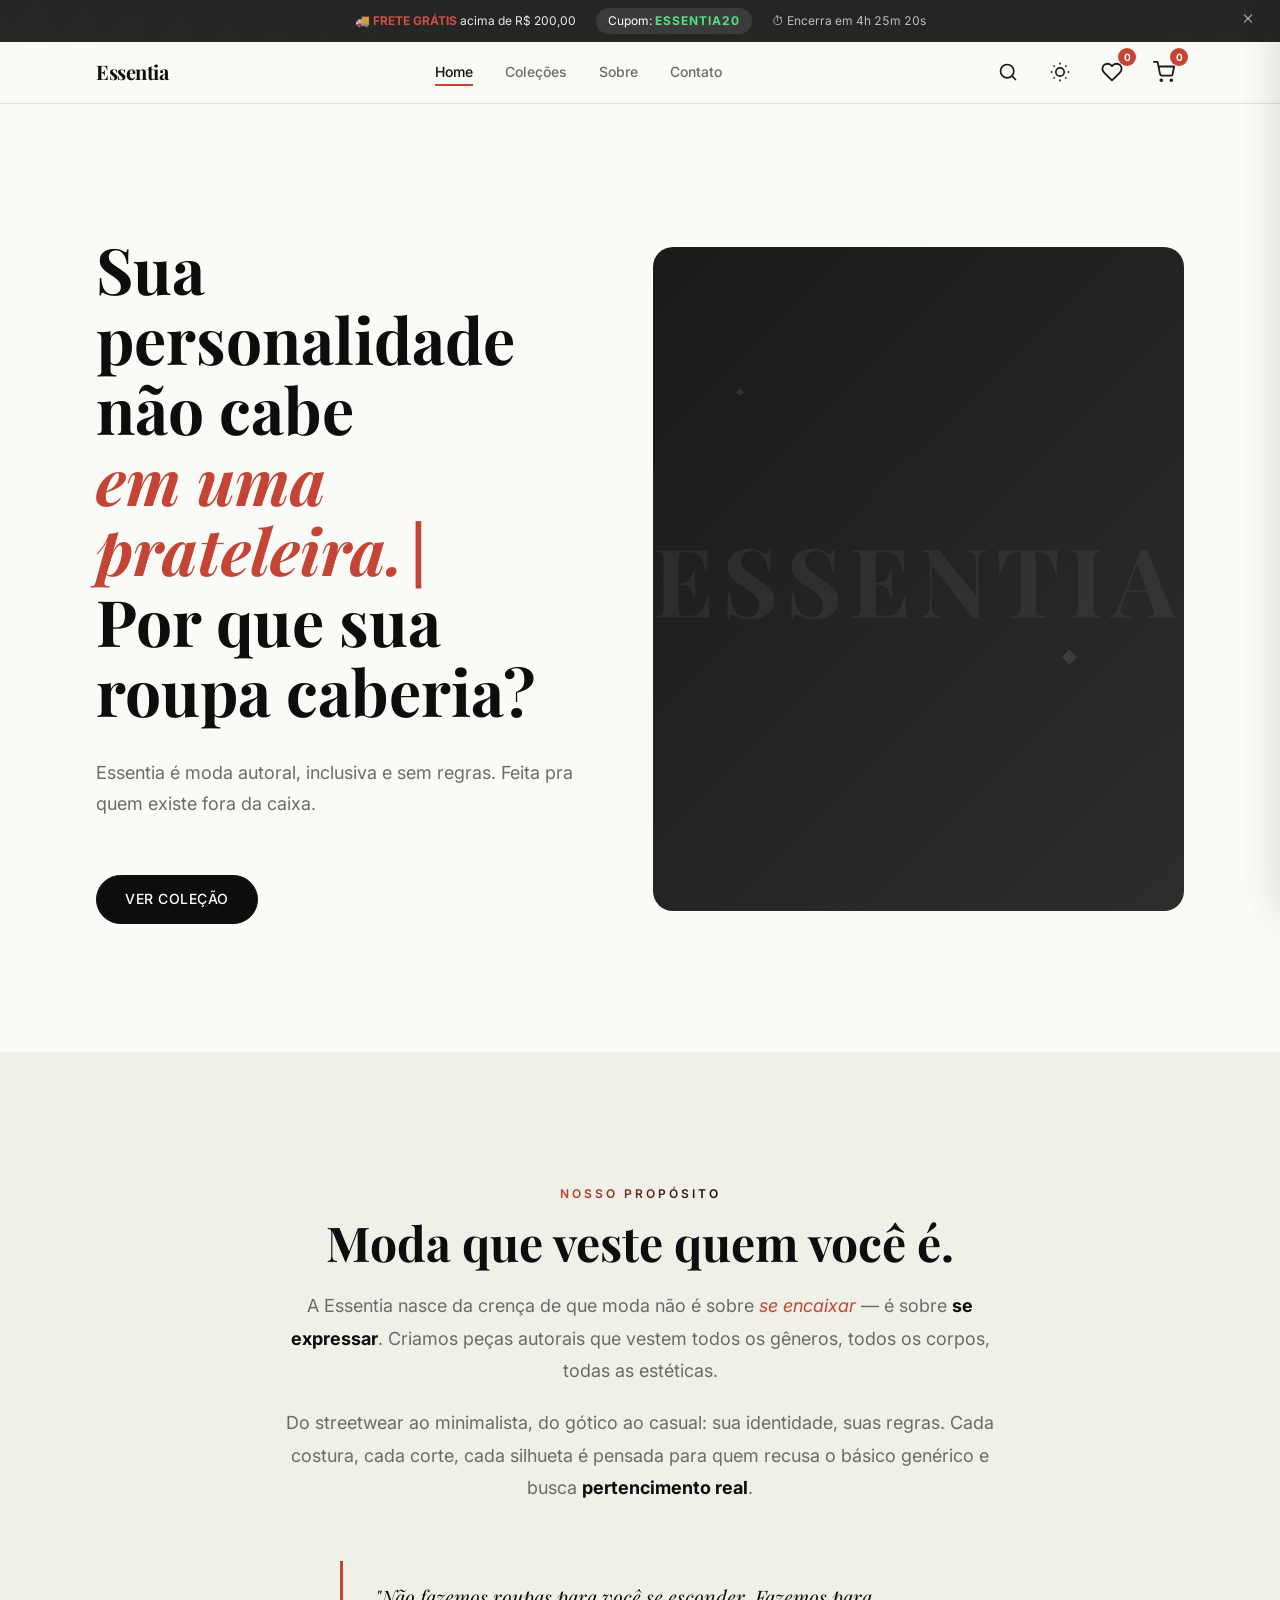
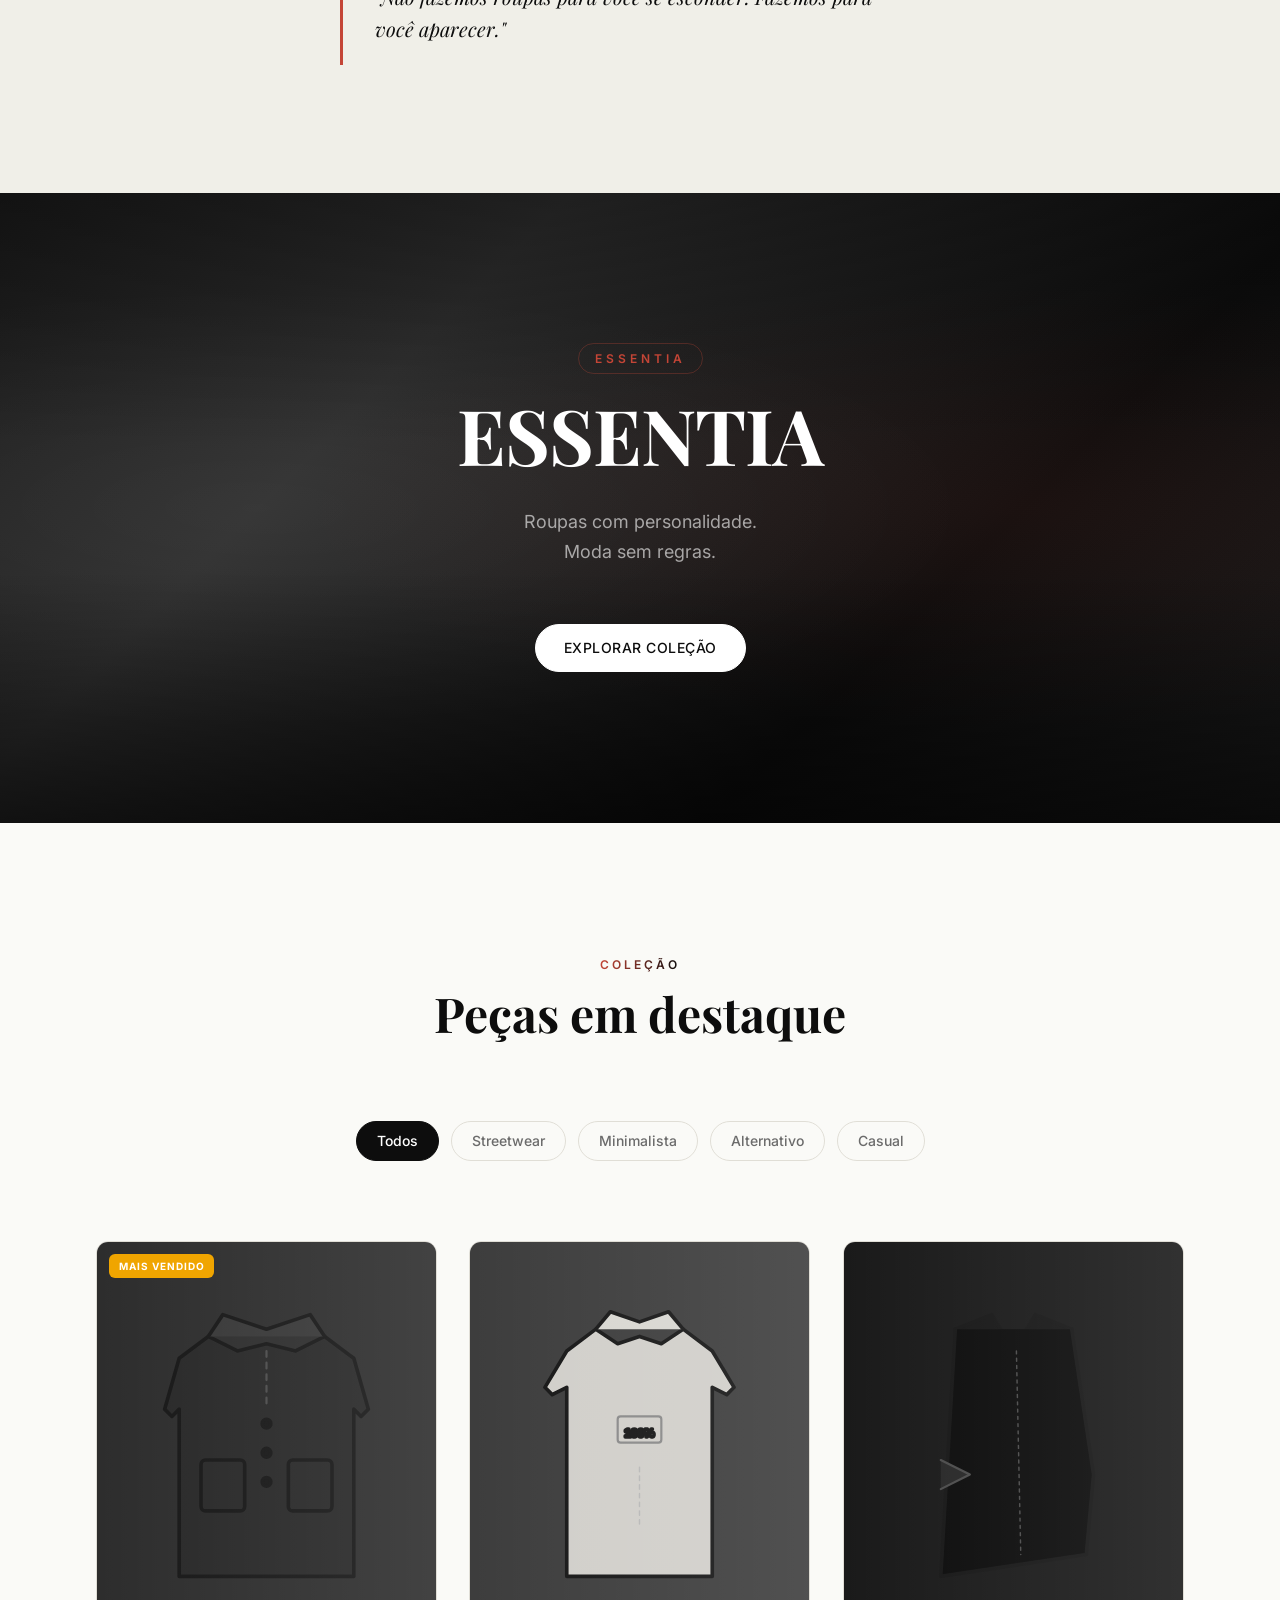
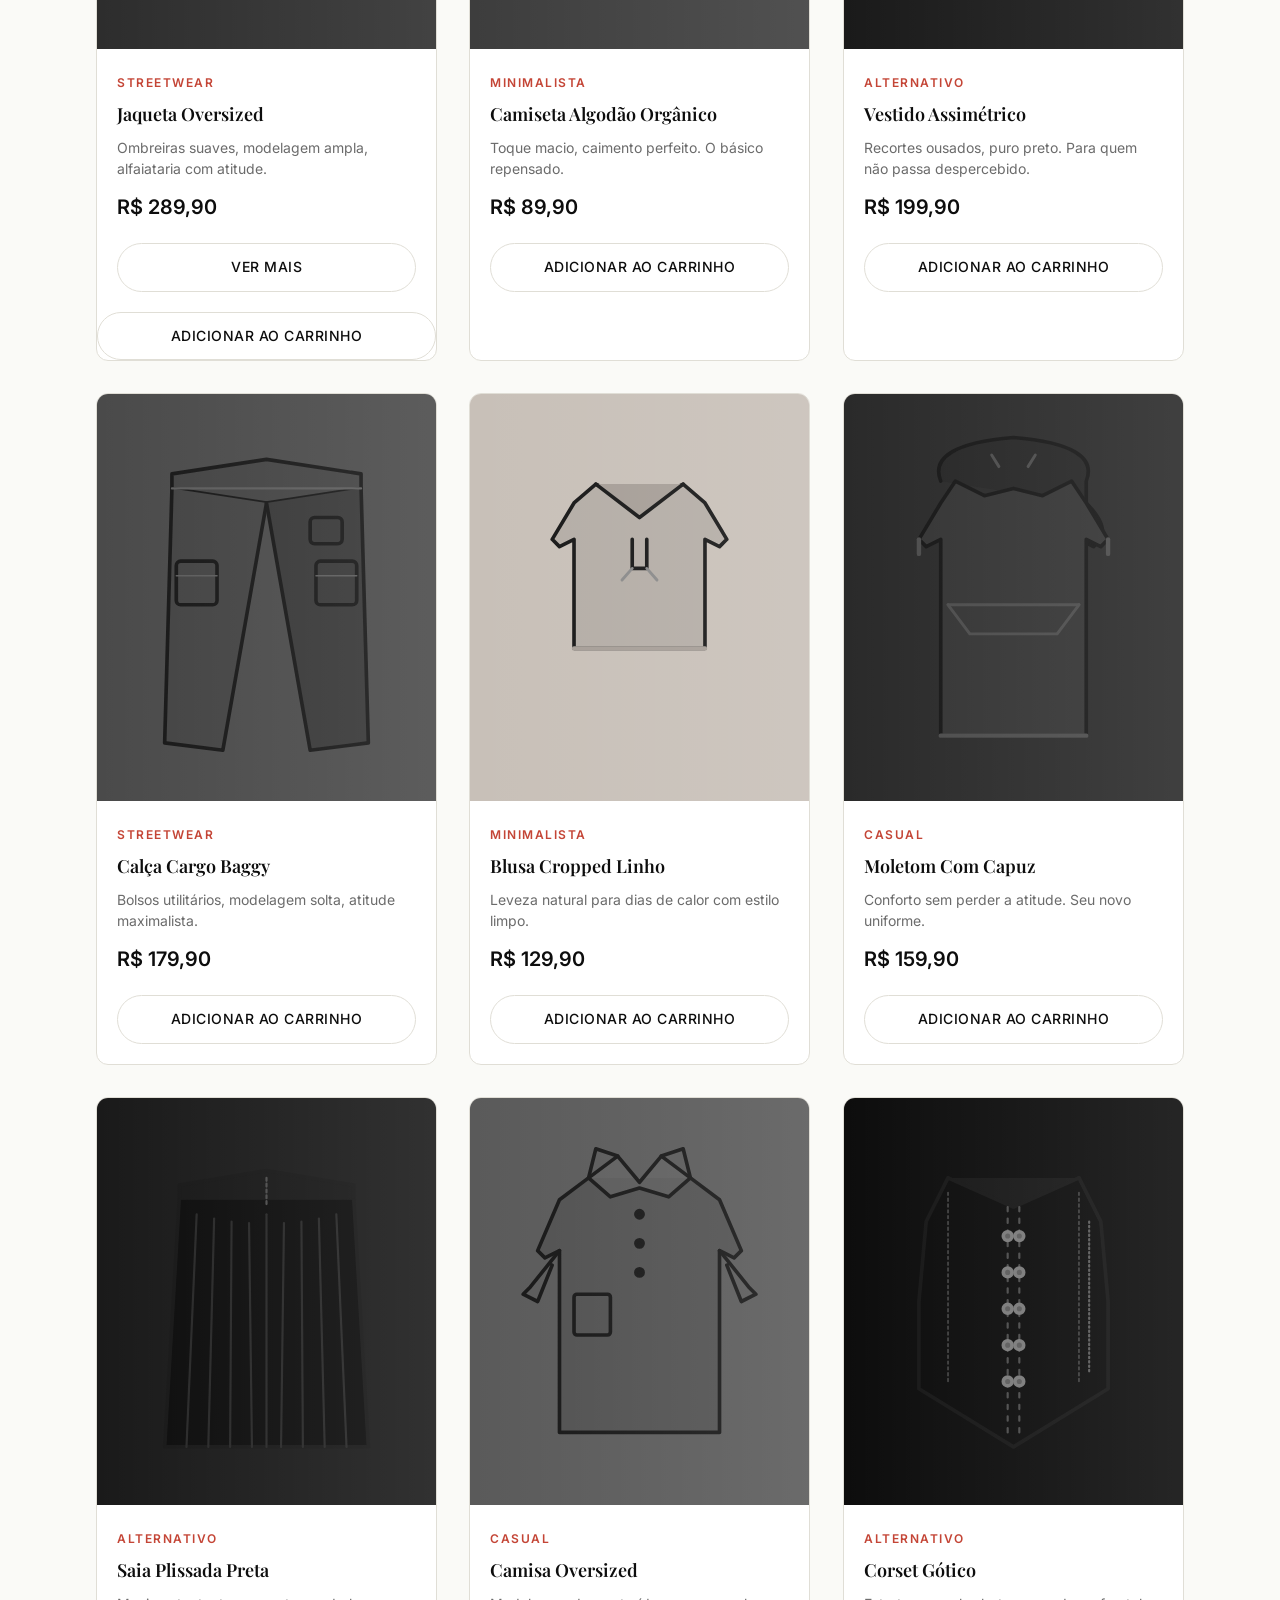
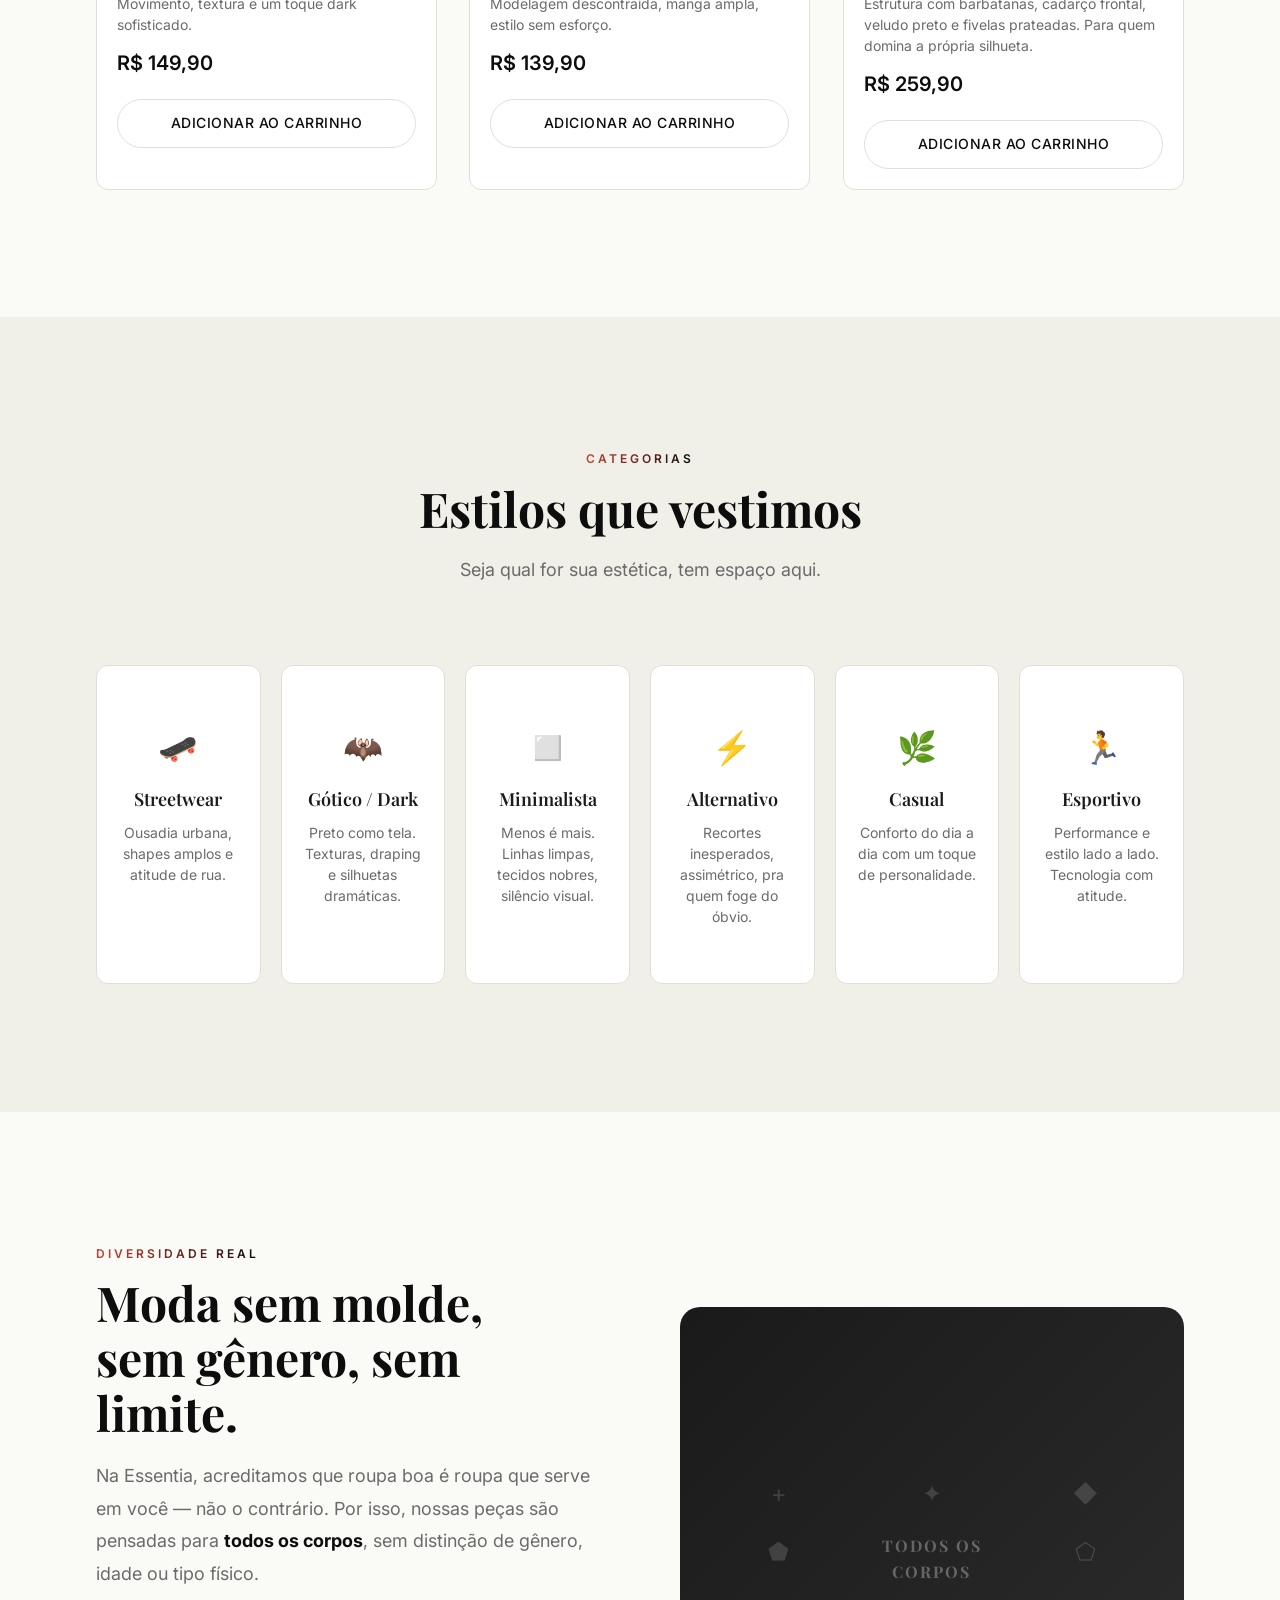
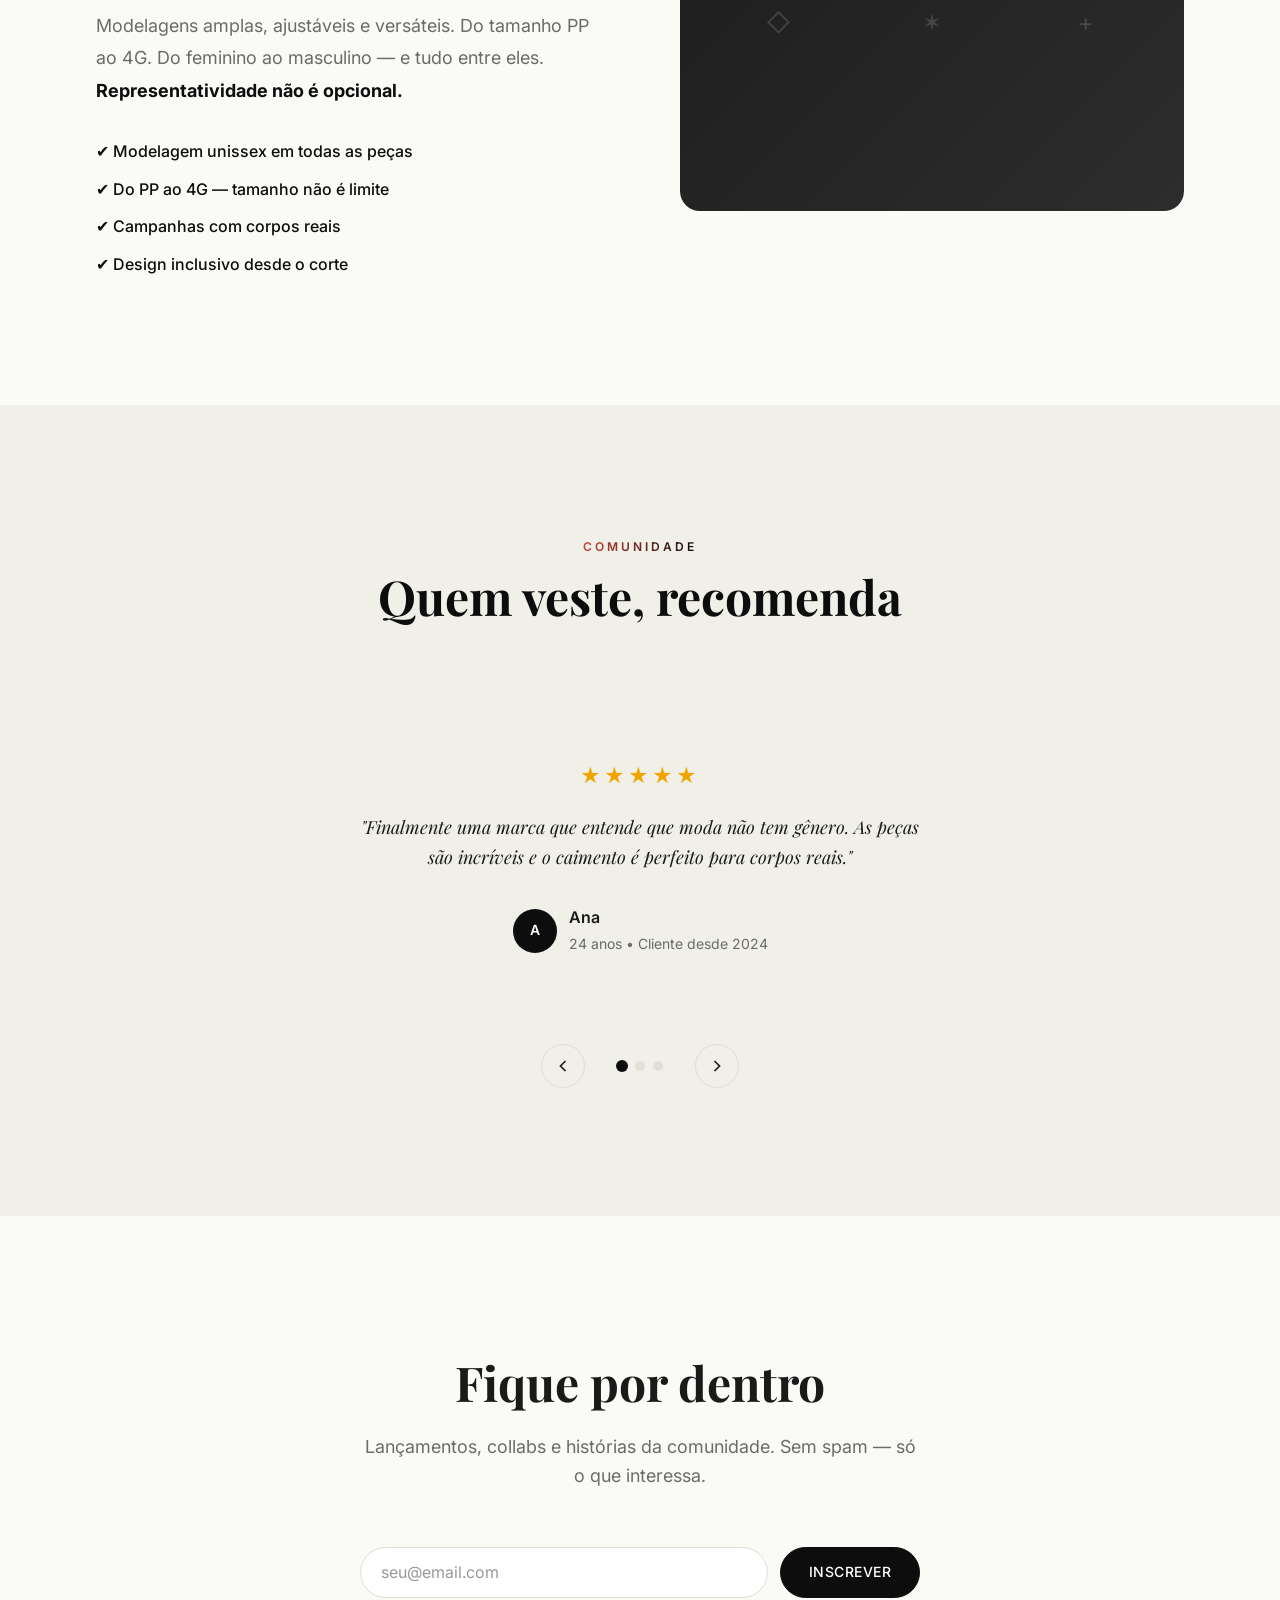
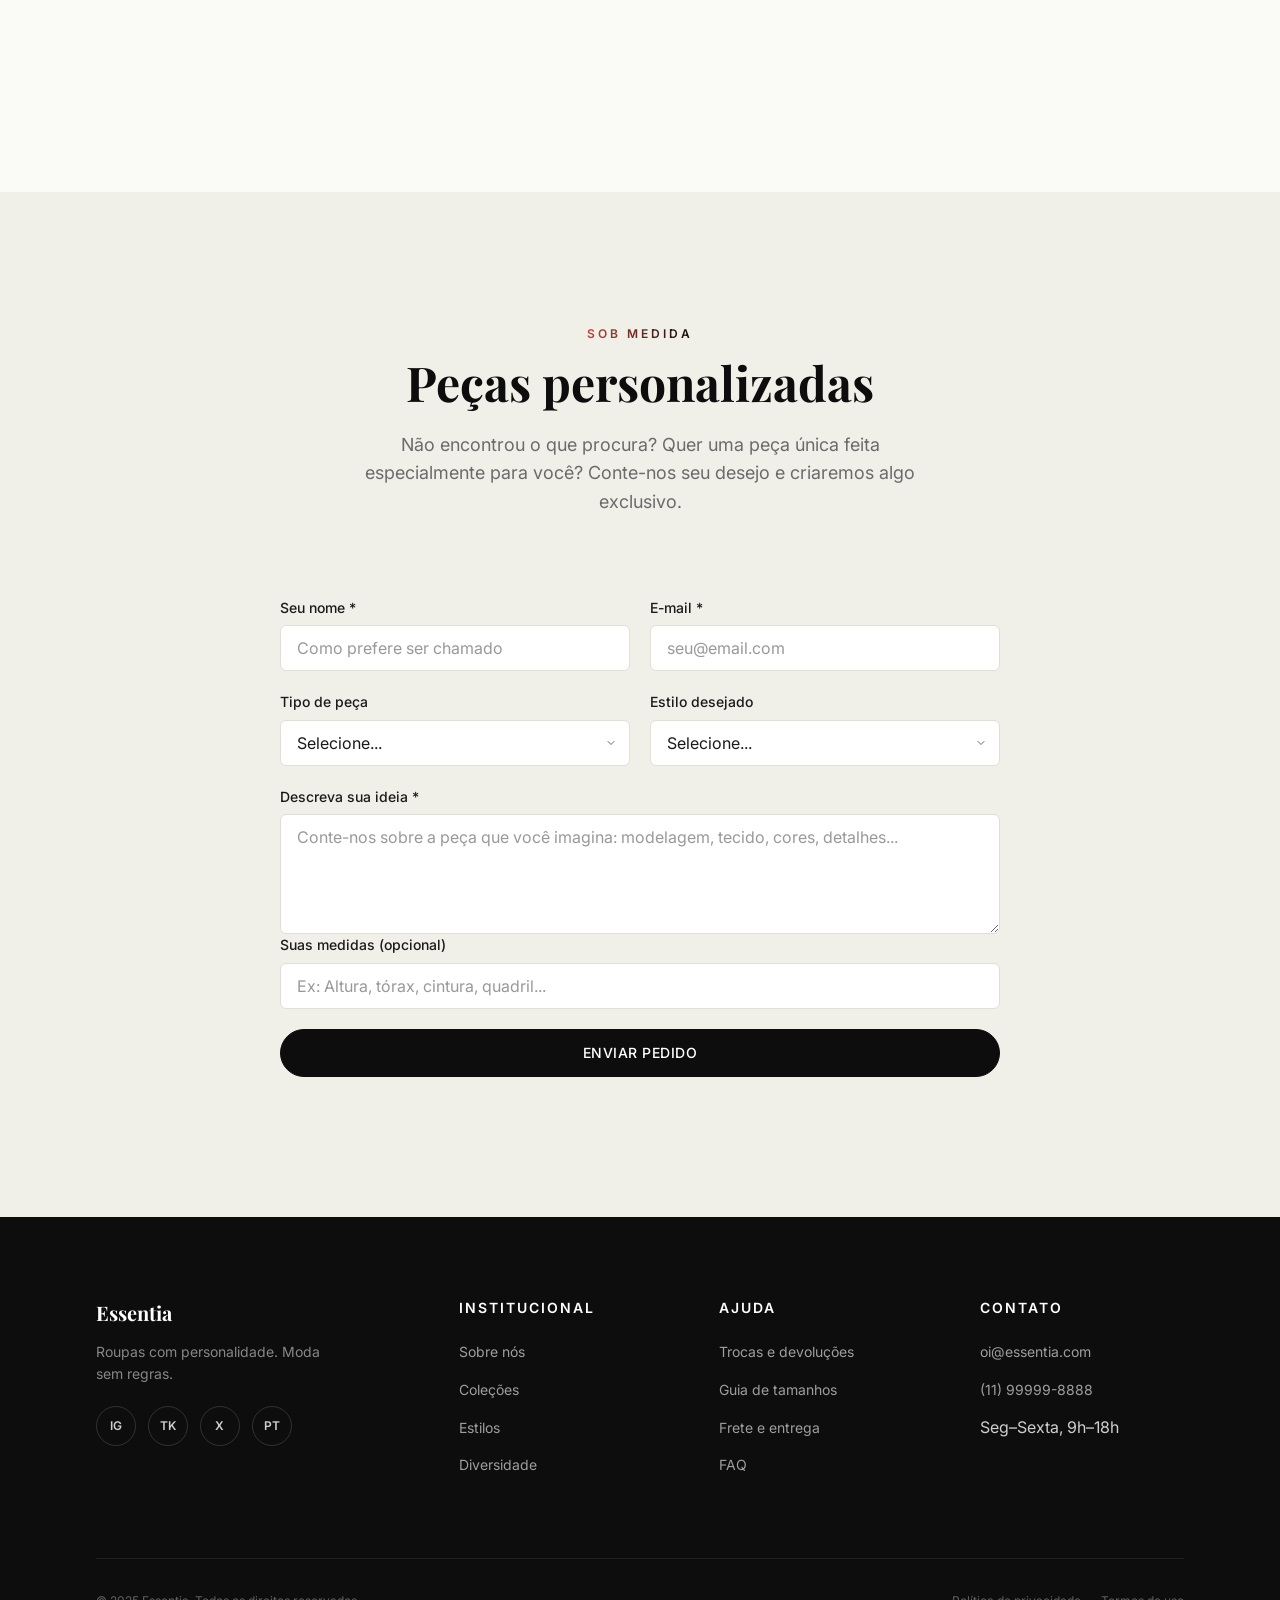
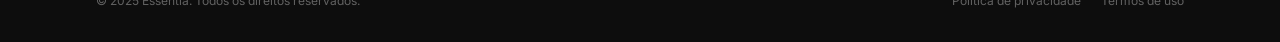
<file: essentia/index.html>
<!DOCTYPE html>
<html lang="pt-BR">
<head>
    <meta charset="UTF-8" />
    <meta name="viewport" content="width=device-width, initial-scale=1.0" />
    <meta name="description" content="Essentia." />
    <title>Essentia</title>

    <!-- Favicon / Ícones -->
    <link rel="icon" type="image/svg+xml" href="favicon.svg" />
    <link rel="apple-touch-icon" href="apple-touch-icon.svg" />
    <link rel="shortcut icon" href="favicon.svg" />

    <!-- Google Fonts -->
    <link rel="preconnect" href="https://fonts.googleapis.com" />
    <link rel="preconnect" href="https://fonts.gstatic.com" crossorigin />
    <link href="https://fonts.googleapis.com/css2?family=Inter:wght@300;400;500;600;700&family=Playfair+Display:ital,wght@0,400;0,600;0,700;1,400&display=swap" rel="stylesheet" />

    <!-- SEO / Open Graph -->
    <meta property="og:title" content="Essentia — Roupas com Personalidade" />
    <meta property="og:description" content="Moda autoral, inclusiva e sem regras. Streetwear, minimalista, alternativo e casual." />
    <meta property="og:type" content="website" />
    <meta property="og:url" content="https://essentia.com" />
    <meta property="og:image" content="https://essentia.com/og-image.jpg" />
    <meta name="twitter:card" content="summary_large_image" />
    <meta name="twitter:title" content="Essentia — Roupas com Personalidade" />
    <meta name="twitter:description" content="Moda autoral, inclusiva e sem regras." />

    <!-- Structured Data (JSON-LD) -->
    <script type="application/ld+json">
    {
        "@context": "https://schema.org",
        "@type": "WebSite",
        "name": "Essentia",
        "url": "https://essentia.com",
        "description": "Roupas com personalidade. Moda autoral, inclusiva e sem regras.",
        "potentialAction": {
            "@type": "SearchAction",
            "target": "https://essentia.com/busca?q={search_term_string}",
            "query-input": "required name=search_term_string"
        }
    }
    </script>

    <!-- CSS -->
    <link rel="stylesheet" href="style.css" />
    <link rel="stylesheet" href="essentia-premium.css" />
</head>
<body>

    <!-- ============================================ -->
    <!-- HEADER / NAVBAR                              -->
    <!-- ============================================ -->
    <!-- ============================================ -->
    <!-- BARRA PROMOCIONAL                          -->
    <!-- ============================================ -->
    <div class="promo-bar" id="promoBar">
        <div class="container promo-bar__inner">
            <span class="promo-bar__text">
                🚚 <strong>FRETE GRÁTIS</strong> acima de R$ 200,00
            </span>
            <span class="promo-bar__coupon">
                Cupom: <strong>ESSENTIA20</strong>
            </span>
            <span class="promo-bar__countdown" id="promoCountdown"></span>
            <button class="promo-bar__close" id="promoBarClose" aria-label="Fechar barra promocional">
                <svg width="16" height="16" viewBox="0 0 24 24" fill="none" stroke="currentColor" stroke-width="2"><line x1="18" y1="6" x2="6" y2="18"/><line x1="6" y1="6" x2="18" y2="18"/></svg>
            </button>
        </div>
    </div>

    <header class="header" id="header">
        <div class="container header__inner">
            <a href="#" class="header__logo" aria-label="Essentia — Página inicial">
                <span class="header__logo-text">Essentia</span>
            </a>

            <nav class="header__nav" id="mainNav" aria-label="Navegação principal">
                <ul class="header__nav-list">
                    <li><a href="#hero" class="header__nav-link active">Home</a></li>
                    <li><a href="#colecoes" class="header__nav-link">Coleções</a></li>
                    <li><a href="#propósito" class="header__nav-link">Sobre</a></li>
                    <li><a href="#contato" class="header__nav-link">Contato</a></li>
                </ul>
            </nav>

            <div class="header__actions">
                <!-- Busca -->
                <button class="header__search-btn" id="searchToggleBtn" aria-label="Abrir busca">
                    <svg width="20" height="20" viewBox="0 0 24 24" fill="none" stroke="currentColor" stroke-width="2" stroke-linecap="round" stroke-linejoin="round">
                        <circle cx="11" cy="11" r="8"/><line x1="21" y1="21" x2="16.65" y2="16.65"/>
                    </svg>
                </button>

                <!-- Dark Mode Toggle -->
                <button class="header__theme-btn" id="themeToggleBtn" aria-label="Alternar modo escuro">
                    <svg class="theme-icon__sun" width="20" height="20" viewBox="0 0 24 24" fill="none" stroke="currentColor" stroke-width="2">
                        <circle cx="12" cy="12" r="5"/><line x1="12" y1="1" x2="12" y2="3"/><line x1="12" y1="21" x2="12" y2="23"/>
                        <line x1="4.22" y1="4.22" x2="5.64" y2="5.64"/><line x1="18.36" y1="18.36" x2="19.78" y2="19.78"/>
                        <line x1="1" y1="12" x2="3" y2="12"/><line x1="21" y1="12" x2="23" y2="12"/>
                        <line x1="4.22" y1="19.78" x2="5.64" y2="18.36"/><line x1="18.36" y1="5.64" x2="19.78" y2="4.22"/>
                    </svg>
                    <svg class="theme-icon__moon" width="20" height="20" viewBox="0 0 24 24" fill="none" stroke="currentColor" stroke-width="2">
                        <path d="M21 12.79A9 9 0 1 1 11.21 3 7 7 0 0 0 21 12.79z"/>
                    </svg>
                </button>

                <!-- Wishlist -->
                <button class="header__wishlist-btn" id="wishlistToggleBtn" aria-label="Abrir favoritos">
                    <svg width="22" height="22" viewBox="0 0 24 24" fill="none" stroke="currentColor" stroke-width="2" stroke-linecap="round" stroke-linejoin="round">
                        <path d="M20.84 4.61a5.5 5.5 0 0 0-7.78 0L12 5.67l-1.06-1.06a5.5 5.5 0 0 0-7.78 7.78l1.06 1.06L12 21.23l7.78-7.78 1.06-1.06a5.5 5.5 0 0 0 0-7.78z"/>
                    </svg>
                    <span class="header__wishlist-badge" id="wishlistBadge" aria-label="Itens favoritos">0</span>
                </button>

                <!-- Carrinho -->
                <button class="header__cart-btn" id="cartToggleBtn" aria-label="Abrir carrinho">
                    <svg width="22" height="22" viewBox="0 0 24 24" fill="none" stroke="currentColor" stroke-width="2" stroke-linecap="round" stroke-linejoin="round">
                        <circle cx="9" cy="21" r="1"/><circle cx="20" cy="21" r="1"/>
                        <path d="M1 1h4l2.68 13.39a2 2 0 0 0 2 1.61h9.72a2 2 0 0 0 2-1.61L23 6H6"/>
                    </svg>
                    <span class="header__cart-badge" id="cartBadge" aria-label="Itens no carrinho">0</span>
                </button>
                <button class="header__hamburger" id="hamburgerBtn" aria-label="Abrir menu" aria-expanded="false">
                    <span class="hamburger__line"></span>
                    <span class="hamburger__line"></span>
                    <span class="hamburger__line"></span>
                </button>
            </div>
        </div>
    </header>

    <main>
        <!-- ============================================ -->
        <!-- HERO / BANNER                                -->
        <!-- ============================================ -->
        <section class="hero" id="hero">
            <div class="container hero__inner">
                <div class="hero__content">
                    <h1 class="hero__title">
                        Sua personalidade não cabe<br />
                        <span class="hero__title-accent">em uma prateleira.</span><br />
                        Por que sua roupa caberia?
                    </h1>
                    <p class="hero__subtitle">
                        Essentia é moda autoral, inclusiva e sem regras. Feita pra quem existe fora da caixa.
                    </p>
                    <a href="#colecoes" class="btn btn--primary hero__cta">Ver Coleção</a>
                </div>
                <div class="hero__image" aria-hidden="true">
                    <div class="hero__image-placeholder">
                        <span class="hero__placeholder-text">ESSENTIA</span>
                    </div>
                </div>
            </div>
        </section>

        <!-- ============================================ -->
        <!-- SEÇÃO: NOSSO PROPÓSITO / MANIFESTO           -->
        <!-- ============================================ -->
        <section class="manifesto" id="propósito" data-reveal>
            <div class="container">
                <div class="manifesto__content">
                    <span class="section__tag">Nosso Propósito</span>
                    <h2 class="section__title manifesto__title">
                        Moda que veste<br class="break-mobile" /> quem você é.
                    </h2>
                    <div class="manifesto__text">
                        <p>
                            A Essentia nasce da crença de que moda não é sobre <em>se encaixar</em> — 
                            é sobre <strong>se expressar</strong>. Criamos peças autorais que vestem 
                            todos os gêneros, todos os corpos, todas as estéticas.
                        </p>
                        <p>
                            Do streetwear ao minimalista, do gótico ao casual: sua identidade, suas regras. 
                            Cada costura, cada corte, cada silhueta é pensada para quem recusa o básico 
                            genérico e busca <strong>pertencimento real</strong>.
                        </p>
                    </div>
                    <blockquote class="manifesto__quote">
                        "Não fazemos roupas para você se esconder. Fazemos para você aparecer."
                    </blockquote>
                </div>
            </div>
        </section>

        <!-- ============================================ -->
        <!-- EDITORIAL FULL-WIDTH — FOTOGRAFIA DE MODA  -->
        <!-- ============================================ -->
        <section class="editorial-full" data-reveal>
            <div class="editorial-full__image">
                <div class="editorial-full__overlay"></div>
                <div class="editorial-full__content">
                    <span class="editorial-full__tag">ESSENTIA</span>
                    <h2 class="editorial-full__title">ESSENTIA</h2>
                    <p class="editorial-full__desc">
                        Roupas com personalidade.<br />
                        Moda sem regras.
                    </p>
                    <a href="#colecoes" class="btn btn--primary editorial-full__cta">Explorar coleção</a>
                </div>
            </div>
        </section>

        <!-- ============================================ -->
        <!-- VITRINE DE PRODUTOS / COLEÇÕES               -->
        <!-- ============================================ -->
        <section class="produtos" id="colecoes" data-reveal>
            <div class="container">
                <div class="section__header">
                    <span class="section__tag">Coleção</span>
                    <h2 class="section__title">Peças em destaque</h2>
                </div>

                <!-- Filtros por estilo -->
                <div class="produtos__filtros" id="filtrosContainer">
                    <button class="filtro__btn filtro__btn--active" data-filter="todos">Todos</button>
                    <button class="filtro__btn" data-filter="streetwear">Streetwear</button>
                    <button class="filtro__btn" data-filter="minimalista">Minimalista</button>
                    <button class="filtro__btn" data-filter="alternativo">Alternativo</button>
                    <button class="filtro__btn" data-filter="casual">Casual</button>
                </div>

                <div class="produtos__grid" id="produtosGrid">
                    <!-- Card 1 - Streetwear -->
                    <article class="produto-card" data-category="streetwear">
                        <div class="produto-card__badge produto-card__badge--bestseller">Mais Vendido</div>
                        <div class="produto-card__image">
                            <div class="produto-card__placeholder" style="background: #2d2d2d;">
                                <img src="assets/jaqueta-oversized.svg" alt="Jaqueta Oversized" class="produto-card__svg" />
                            </div>
                        </div>
                        <div class="produto-card__info">
                            <span class="produto-card__tag">Streetwear</span>
                            <h3 class="produto-card__name">Jaqueta Oversized</h3>
                            <p class="produto-card__desc">Ombreiras suaves, modelagem ampla, alfaiataria com atitude.</p>
                            <span class="produto-card__price">R$ 289,90</span>
                            <button class="btn btn--outline produto-card__btn">Ver mais</button>
                        </div>
                        <button class="btn btn--outline produto-card__btn add-to-cart-btn"
                                data-name="Jaqueta Oversized"
                                data-price="289.90"
                                data-category="Streetwear"
                                data-icon="assets/jaqueta-oversized.svg"
                                aria-label="Adicionar Jaqueta Oversized ao carrinho">
                            Adicionar ao carrinho
                        </button>
                    </article>

                    <!-- Card 2 - Minimalista -->
                    <article class="produto-card" data-category="minimalista">
                        <div class="produto-card__image">
                            <div class="produto-card__placeholder" style="background: #3d3d3d;">
                                <img src="assets/camiseta-algodao.svg" alt="Camiseta Algodão Orgânico" class="produto-card__svg" />
                            </div>
                        </div>
                        <div class="produto-card__info">
                            <span class="produto-card__tag">Minimalista</span>
                            <h3 class="produto-card__name">Camiseta Algodão Orgânico</h3>
                            <p class="produto-card__desc">Toque macio, caimento perfeito. O básico repensado.</p>
                            <span class="produto-card__price">R$ 89,90</span>
                            <button class="btn btn--outline produto-card__btn add-to-cart-btn"
                                    data-name="Camiseta Algodão Orgânico"
                                    data-price="89.90"
                                    data-category="Minimalista"
                                    data-icon="assets/camiseta-algodao.svg"
                                    aria-label="Adicionar Camiseta Algodão Orgânico ao carrinho">
                                Adicionar ao carrinho
                            </button>
                        </div>
                    </article>

                    <!-- Card 3 - Alternativo -->
                    <article class="produto-card" data-category="alternativo">
                        <div class="produto-card__image">
                            <div class="produto-card__placeholder" style="background: #1a1a1a;">
                                <img src="assets/vestido-assimetrico.svg" alt="Vestido Assimétrico" class="produto-card__svg" />
                            </div>
                        </div>
                        <div class="produto-card__info">
                            <span class="produto-card__tag">Alternativo</span>
                            <h3 class="produto-card__name">Vestido Assimétrico</h3>
                            <p class="produto-card__desc">Recortes ousados, puro preto. Para quem não passa despercebido.</p>
                            <span class="produto-card__price">R$ 199,90</span>
                            <button class="btn btn--outline produto-card__btn add-to-cart-btn"
                                    data-name="Vestido Assimétrico"
                                    data-price="199.90"
                                    data-category="Alternativo"
                                    data-icon="assets/vestido-assimetrico.svg"
                                    aria-label="Adicionar Vestido Assimétrico ao carrinho">
                                Adicionar ao carrinho
                            </button>
                        </div>
                    </article>

                    <!-- Card 4 - Streetwear -->
                    <article class="produto-card" data-category="streetwear">
                        <div class="produto-card__image">
                            <div class="produto-card__placeholder" style="background: #4a4a4a;">
                                <img src="assets/calca-cargo.svg" alt="Calça Cargo Baggy" class="produto-card__svg" />
                            </div>
                        </div>
                        <div class="produto-card__info">
                            <span class="produto-card__tag">Streetwear</span>
                            <h3 class="produto-card__name">Calça Cargo Baggy</h3>
                            <p class="produto-card__desc">Bolsos utilitários, modelagem solta, atitude maximalista.</p>
                            <span class="produto-card__price">R$ 179,90</span>
                            <button class="btn btn--outline produto-card__btn add-to-cart-btn"
                                    data-name="Calça Cargo Baggy"
                                    data-price="179.90"
                                    data-category="Streetwear"
                                    data-icon="assets/calca-cargo.svg"
                                    aria-label="Adicionar Calça Cargo Baggy ao carrinho">
                                Adicionar ao carrinho
                            </button>
                        </div>
                    </article>

                    <!-- Card 5 - Minimalista -->
                    <article class="produto-card" data-category="minimalista">
                        <div class="produto-card__image">
                            <div class="produto-card__placeholder" style="background: #c8c0b8;">
                                <img src="assets/blusa-cropped.svg" alt="Blusa Cropped Linho" class="produto-card__svg" />
                            </div>
                        </div>
                        <div class="produto-card__info">
                            <span class="produto-card__tag">Minimalista</span>
                            <h3 class="produto-card__name">Blusa Cropped Linho</h3>
                            <p class="produto-card__desc">Leveza natural para dias de calor com estilo limpo.</p>
                            <span class="produto-card__price">R$ 129,90</span>
                            <button class="btn btn--outline produto-card__btn add-to-cart-btn"
                                    data-name="Blusa Cropped Linho"
                                    data-price="129.90"
                                    data-category="Minimalista"
                                    data-icon="assets/blusa-cropped.svg"
                                    aria-label="Adicionar Blusa Cropped Linho ao carrinho">
                                Adicionar ao carrinho
                            </button>
                        </div>
                    </article>

                    <!-- Card 6 - Casual -->
                    <article class="produto-card" data-category="casual">
                        <div class="produto-card__image">
                            <div class="produto-card__placeholder" style="background: #2a2a2a;">
                                <img src="assets/moletom-capuz.svg" alt="Moletom Com Capuz" class="produto-card__svg" />
                            </div>
                        </div>
                        <div class="produto-card__info">
                            <span class="produto-card__tag">Casual</span>
                            <h3 class="produto-card__name">Moletom Com Capuz</h3>
                            <p class="produto-card__desc">Conforto sem perder a atitude. Seu novo uniforme.</p>
                            <span class="produto-card__price">R$ 159,90</span>
                            <button class="btn btn--outline produto-card__btn add-to-cart-btn"
                                    data-name="Moletom Com Capuz"
                                    data-price="159.90"
                                    data-category="Casual"
                                    data-icon="assets/moletom-capuz.svg"
                                    aria-label="Adicionar Moletom Com Capuz ao carrinho">
                                Adicionar ao carrinho
                            </button>
                        </div>
                    </article>

                    <!-- Card 7 - Alternativo -->
                    <article class="produto-card" data-category="alternativo">
                        <div class="produto-card__image">
                            <div class="produto-card__placeholder" style="background: #1a1a1a;">
                                <img src="assets/saia-plissada.svg" alt="Saia Plissada Preta" class="produto-card__svg" />
                            </div>
                        </div>
                        <div class="produto-card__info">
                            <span class="produto-card__tag">Alternativo</span>
                            <h3 class="produto-card__name">Saia Plissada Preta</h3>
                            <p class="produto-card__desc">Movimento, textura e um toque dark sofisticado.</p>
                            <span class="produto-card__price">R$ 149,90</span>
                            <button class="btn btn--outline produto-card__btn add-to-cart-btn"
                                    data-name="Saia Plissada Preta"
                                    data-price="149.90"
                                    data-category="Alternativo"
                                    data-icon="assets/saia-plissada.svg"
                                    aria-label="Adicionar Saia Plissada Preta ao carrinho">
                                Adicionar ao carrinho
                            </button>
                        </div>
                    </article>

                    <!-- Card 8 - Casual -->
                    <article class="produto-card" data-category="casual">
                        <div class="produto-card__image">
                            <div class="produto-card__placeholder" style="background: #5a5a5a;">
                                <img src="assets/camisa-oversized.svg" alt="Camisa Oversized" class="produto-card__svg" />
                            </div>
                        </div>
                        <div class="produto-card__info">
                            <span class="produto-card__tag">Casual</span>
                            <h3 class="produto-card__name">Camisa Oversized</h3>
                            <p class="produto-card__desc">Modelagem descontraída, manga ampla, estilo sem esforço.</p>
                            <span class="produto-card__price">R$ 139,90</span>
                            <button class="btn btn--outline produto-card__btn add-to-cart-btn"
                                    data-name="Camisa Oversized"
                                    data-price="139.90"
                                    data-category="Casual"
                                    data-icon="assets/camisa-oversized.svg"
                                    aria-label="Adicionar Camisa Oversized ao carrinho">
                                Adicionar ao carrinho
                            </button>
                        </div>
                    </article>

                    <!-- Card 9 - Corset Gótico -->
                    <article class="produto-card" data-category="alternativo">
                        <div class="produto-card__image">
                            <div class="produto-card__placeholder" style="background: #0d0d0d;">
                                <img src="assets/corset-gotico.svg" alt="Corset Gótico" class="produto-card__svg" />
                            </div>
                        </div>
                        <div class="produto-card__info">
                            <span class="produto-card__tag">Alternativo</span>
                            <h3 class="produto-card__name">Corset Gótico</h3>
                            <p class="produto-card__desc">Estrutura com barbatanas, cadarço frontal, veludo preto e fivelas prateadas. Para quem domina a própria silhueta.</p>
                            <span class="produto-card__price">R$ 259,90</span>
                            <button class="btn btn--outline produto-card__btn add-to-cart-btn"
                                    data-name="Corset Gótico"
                                    data-price="259.90"
                                    data-category="Alternativo"
                                    data-icon="assets/corset-gotico.svg"
                                    aria-label="Adicionar Corset Gótico ao carrinho">
                                Adicionar ao carrinho
                            </button>
                        </div>
                    </article>
                </div>
            </div>
        </section>

        <!-- ============================================ -->
        <!-- SEÇÃO: ESTILOS QUE PRODUZIMOS               -->
        <!-- ============================================ -->
        <section class="estilos" id="estilos" data-reveal>
            <div class="container">
                <div class="section__header">
                    <span class="section__tag">Categorias</span>
                    <h2 class="section__title">Estilos que vestimos</h2>
                    <p class="section__desc">Seja qual for sua estética, tem espaço aqui.</p>
                </div>
                <div class="estilos__grid">
                    <div class="estilo-card" style="--tag-color: #D4563A;">
                        <span class="estilo-card__icon">🛹</span>
                        <h3 class="estilo-card__name">Streetwear</h3>
                        <p class="estilo-card__desc">Ousadia urbana, shapes amplos e atitude de rua.</p>
                    </div>
                    <div class="estilo-card" style="--tag-color: #1a1a1a;">
                        <span class="estilo-card__icon">🦇</span>
                        <h3 class="estilo-card__name">Gótico / Dark</h3>
                        <p class="estilo-card__desc">Preto como tela. Texturas, draping e silhuetas dramáticas.</p>
                    </div>
                    <div class="estilo-card" style="--tag-color: #9e9e9e;">
                        <span class="estilo-card__icon">◻️</span>
                        <h3 class="estilo-card__name">Minimalista</h3>
                        <p class="estilo-card__desc">Menos é mais. Linhas limpas, tecidos nobres, silêncio visual.</p>
                    </div>
                    <div class="estilo-card" style="--tag-color: #8B4513;">
                        <span class="estilo-card__icon">⚡</span>
                        <h3 class="estilo-card__name">Alternativo</h3>
                        <p class="estilo-card__desc">Recortes inesperados, assimétrico, pra quem foge do óbvio.</p>
                    </div>
                    <div class="estilo-card" style="--tag-color: #2d6a4f;">
                        <span class="estilo-card__icon">🌿</span>
                        <h3 class="estilo-card__name">Casual</h3>
                        <p class="estilo-card__desc">Conforto do dia a dia com um toque de personalidade.</p>
                    </div>
                    <div class="estilo-card" style="--tag-color: #e63946;">
                        <span class="estilo-card__icon">🏃</span>
                        <h3 class="estilo-card__name">Esportivo</h3>
                        <p class="estilo-card__desc">Performance e estilo lado a lado. Tecnologia com atitude.</p>
                    </div>
                </div>
            </div>
        </section>

        <!-- ============================================ -->
        <!-- SEÇÃO: INCLUSÃO / DIVERSIDADE                -->
        <!-- ============================================ -->
        <section class="inclusao" id="inclusao" data-reveal>
            <div class="container">
                <div class="inclusao__inner">
                    <div class="inclusao__content">
                        <span class="section__tag">Diversidade Real</span>
                        <h2 class="section__title">Moda sem molde,<br />sem gênero, sem limite.</h2>
                        <p>
                            Na Essentia, acreditamos que roupa boa é roupa que serve em você — 
                            não o contrário. Por isso, nossas peças são pensadas para 
                            <strong>todos os corpos</strong>, sem distinção de gênero, 
                            idade ou tipo físico.
                        </p>
                        <p>
                            Modelagens amplas, ajustáveis e versáteis. Do tamanho PP ao 4G. 
                            Do feminino ao masculino — e tudo entre eles. 
                            <strong>Representatividade não é opcional.</strong>
                        </p>
                        <ul class="inclusao__lista">
                            <li>✔ Modelagem unissex em todas as peças</li>
                            <li>✔ Do PP ao 4G — tamanho não é limite</li>
                            <li>✔ Campanhas com corpos reais</li>
                            <li>✔ Design inclusivo desde o corte</li>
                        </ul>
                    </div>
                    <div class="inclusao__image" aria-hidden="true">
                        <div class="inclusao__image-placeholder">
                            <div class="inclusao__placeholder-grid">
                                <span>+</span><span>✦</span><span>◆</span>
                                <span>⬟</span><span class="inclusao__placeholder-text">TODOS OS CORPOS</span><span>⬠</span>
                                <span>◇</span><span>✶</span><span>+</span>
                            </div>
                        </div>
                    </div>
                </div>
            </div>
        </section>

        <!-- ============================================ -->
        <!-- DEPOIMENTOS / CARROSSEL                     -->
        <!-- ============================================ -->
        <section class="depoimentos" id="depoimentos" data-reveal>
            <div class="container">
                <div class="section__header">
                    <span class="section__tag">Comunidade</span>
                    <h2 class="section__title">Quem veste, recomenda</h2>
                </div>
                <div class="carrossel" id="carrossel">
                    <div class="carrossel__track" id="carrosselTrack">
                        <div class="depoimento-card">
                            <div class="depoimento-card__stars" aria-label="5 estrelas">★★★★★</div>
                            <blockquote class="depoimento-card__text">
                                "Finalmente uma marca que entende que moda não tem gênero. 
                                As peças são incríveis e o caimento é perfeito para corpos reais."
                            </blockquote>
                            <div class="depoimento-card__author">
                                <div class="depoimento-card__avatar">A</div>
                                <div>
                                    <strong>Ana</strong>
                                    <span>24 anos • Cliente desde 2024</span>
                                </div>
                            </div>
                        </div>
                        <div class="depoimento-card">
                            <div class="depoimento-card__stars" aria-label="5 estrelas">★★★★★</div>
                            <blockquote class="depoimento-card__text">
                                "Sempre tive dificuldade em achar roupa que servisse bem no meu corpo. 
                                A Essentia mudou isso. Fora que o estilo é simplesmente único."
                            </blockquote>
                            <div class="depoimento-card__author">
                                <div class="depoimento-card__avatar">L</div>
                                <div>
                                    <strong>Lucas</strong>
                                    <span>31 anos • Cliente desde 2023</span>
                                </div>
                            </div>
                        </div>
                        <div class="depoimento-card">
                            <div class="depoimento-card__stars" aria-label="5 estrelas">★★★★★</div>
                            <blockquote class="depoimento-card__text">
                                "Me sinto representada e estilosa ao mesmo tempo. 
                                A Essentia não só vende roupa — ela cria pertencimento."
                            </blockquote>
                            <div class="depoimento-card__author">
                                <div class="depoimento-card__avatar">R</div>
                                <div>
                                    <strong>Rafa</strong>
                                    <span>27 anos • Cliente desde 2024</span>
                                </div>
                            </div>
                        </div>
                    </div>
                    <div class="carrossel__controls">
                        <button class="carrossel__btn carrossel__btn--prev" id="carrosselPrev" aria-label="Depoimento anterior">
                            <svg width="20" height="20" viewBox="0 0 24 24" fill="none" stroke="currentColor" stroke-width="2"><polyline points="15 18 9 12 15 6"/></svg>
                        </button>
                        <div class="carrossel__dots" id="carrosselDots">
                            <span class="carrossel__dot carrossel__dot--active" data-index="0"></span>
                            <span class="carrossel__dot" data-index="1"></span>
                            <span class="carrossel__dot" data-index="2"></span>
                        </div>
                        <button class="carrossel__btn carrossel__btn--next" id="carrosselNext" aria-label="Próximo depoimento">
                            <svg width="20" height="20" viewBox="0 0 24 24" fill="none" stroke="currentColor" stroke-width="2"><polyline points="9 18 15 12 9 6"/></svg>
                        </button>
                    </div>
                </div>
            </div>
        </section>

        <!-- ============================================ -->
        <!-- NEWSLETTER                                   -->
        <!-- ============================================ -->
        <section class="newsletter" id="contato">
            <div class="container">
                <div class="newsletter__inner">
                    <h2 class="newsletter__title">Fique por dentro</h2>
                    <p class="newsletter__desc">
                        Lançamentos, collabs e histórias da comunidade. Sem spam — só o que interessa.
                    </p>
                    <form class="newsletter__form" id="newsletterForm" novalidate>
                        <div class="newsletter__input-group">
                            <label for="emailInput" class="sr-only">Seu e-mail</label>
                            <input 
                                type="email" 
                                id="emailInput" 
                                class="newsletter__input" 
                                placeholder="seu@email.com" 
                                required 
                                autocomplete="email"
                            />
                            <button type="submit" class="btn btn--primary newsletter__btn">Inscrever</button>
                        </div>
                        <span class="newsletter__error" id="newsletterError" role="alert"></span>
                        <span class="newsletter__success" id="newsletterSuccess" role="status"></span>
                    </form>
                </div>
            </div>
        </section>
        <!-- ============================================ -->
        <!-- SEÇÃO: PEÇAS SOB MEDIDA / CUSTOM         -->
        <!-- ============================================ -->
        <section class="custom-order" id="custom-order">
            <div class="container">
                <div class="section__header">
                    <span class="section__tag">Sob Medida</span>
                    <h2 class="section__title">Peças personalizadas</h2>
                    <p class="section__desc">
                        Não encontrou o que procura? Quer uma peça única feita especialmente para você?
                        Conte-nos seu desejo e criaremos algo exclusivo.
                    </p>
                </div>

                <form class="custom-order__form" id="customOrderForm" novalidate>
                    <div class="custom-order__grid">
                        <div class="custom-order__field">
                            <label for="customName">Seu nome *</label>
                            <input type="text" id="customName" class="custom-order__input" placeholder="Como prefere ser chamado" required />
                        </div>
                        <div class="custom-order__field">
                            <label for="customEmail">E-mail *</label>
                            <input type="email" id="customEmail" class="custom-order__input" placeholder="seu@email.com" required />
                        </div>
                        <div class="custom-order__field">
                            <label for="customType">Tipo de peça</label>
                            <select id="customType" class="custom-order__input custom-order__select">
                                <option value="">Selecione...</option>
                                <option value="camiseta">Camiseta / Blusa</option>
                                <option value="calca">Calça / Short</option>
                                <option value="jaqueta">Jaqueta / Casaco</option>
                                <option value="vestido">Vestido / Saia</option>
                                <option value="acessorio">Acessório</option>
                                <option value="outro">Outro</option>
                            </select>
                        </div>
                        <div class="custom-order__field">
                            <label for="customStyle">Estilo desejado</label>
                            <select id="customStyle" class="custom-order__input custom-order__select">
                                <option value="">Selecione...</option>
                                <option value="streetwear">Streetwear</option>
                                <option value="minimalista">Minimalista</option>
                                <option value="alternativo">Alternativo</option>
                                <option value="casual">Casual</option>
                                <option value="gotico">Gótico / Dark</option>
                                <option value="outro">Outro</option>
                            </select>
                        </div>
                    </div>
                    <div class="custom-order__field custom-order__field--full">
                        <label for="customDesc">Descreva sua ideia *</label>
                        <textarea id="customDesc" class="custom-order__input custom-order__textarea" placeholder="Conte-nos sobre a peça que você imagina: modelagem, tecido, cores, detalhes..." required></textarea>
                    </div>
                    <div class="custom-order__field custom-order__field--full">
                        <label for="customSize">Suas medidas (opcional)</label>
                        <input type="text" id="customSize" class="custom-order__input" placeholder="Ex: Altura, tórax, cintura, quadril..." />
                    </div>
                    <button type="submit" class="btn btn--primary custom-order__btn">Enviar pedido</button>
                    <span class="custom-order__msg" id="customOrderMsg" role="status"></span>
                </form>
            </div>
        </section>
    </main>

    <!-- ============================================ -->
    <!-- SEARCH OVERLAY                             -->
    <!-- ============================================ -->
    <div class="search-overlay" id="searchOverlay" aria-hidden="true">
        <div class="search-overlay__inner">
            <div class="container">
                <div class="search-overlay__header">
                    <form class="search-overlay__form" id="searchForm" role="search">
                        <label for="searchInput" class="sr-only">Buscar produtos</label>
                        <input
                            type="text"
                            id="searchInput"
                            class="search-overlay__input"
                            placeholder="Buscar na Essentia..."
                            autocomplete="off"
                        />
                        <button type="submit" class="search-overlay__submit" aria-label="Buscar">
                            <svg width="22" height="22" viewBox="0 0 24 24" fill="none" stroke="currentColor" stroke-width="2" stroke-linecap="round" stroke-linejoin="round">
                                <circle cx="11" cy="11" r="8"/><line x1="21" y1="21" x2="16.65" y2="16.65"/>
                            </svg>
                        </button>
                    </form>
                    <button class="search-overlay__close" id="searchCloseBtn" aria-label="Fechar busca">
                        <svg width="24" height="24" viewBox="0 0 24 24" fill="none" stroke="currentColor" stroke-width="2" stroke-linecap="round" stroke-linejoin="round">
                            <line x1="18" y1="6" x2="6" y2="18"/><line x1="6" y1="6" x2="18" y2="18"/>
                        </svg>
                    </button>
                </div>
                <div class="search-overlay__results" id="searchResults">
                    <p class="search-overlay__hint">Digite o nome de um produto, estilo ou categoria...</p>
                </div>
            </div>
        </div>
    </div>

    <!-- ============================================ -->
    <!-- CART OVERLAY / SIDEBAR                      -->
    <!-- ============================================ -->
    <div class="overlay" id="cartOverlay" aria-hidden="true"></div>

    <aside class="cart-sidebar" id="cartSidebar" aria-label="Carrinho de compras" aria-hidden="true" role="dialog">
        <div class="cart-sidebar__header">
            <h2 class="cart-sidebar__title">Seu carrinho</h2>
            <button class="cart-sidebar__close" id="cartCloseBtn" aria-label="Fechar carrinho">
                <svg width="22" height="22" viewBox="0 0 24 24" fill="none" stroke="currentColor" stroke-width="2" stroke-linecap="round" stroke-linejoin="round">
                    <line x1="18" y1="6" x2="6" y2="18"/><line x1="6" y1="6" x2="18" y2="18"/>
                </svg>
            </button>
        </div>

        <div class="cart-sidebar__items" id="cartItems">
            <p class="cart-sidebar__empty">Seu carrinho está vazio.</p>
        </div>

        <div class="cart-sidebar__footer">
            <!-- Cupom de desconto -->
            <div class="cart-sidebar__coupon">
                <label for="couponInput" class="sr-only">Cupom de desconto</label>
                <div class="coupon__input-group">
                    <input type="text" id="couponInput" class="coupon__input" placeholder="Cupom de desconto" />
                    <button class="coupon__btn" id="couponApplyBtn" aria-label="Aplicar cupom">Aplicar</button>
                </div>
                <span class="coupon__msg" id="couponMsg" role="status"></span>
            </div>
            <div class="cart-sidebar__subtotal">
                <span>Subtotal</span>
                <span id="cartSubtotal">R$ 0,00</span>
            </div>
            <div class="cart-sidebar__discount" id="cartDiscountRow" style="display: none;">
                <span>Desconto</span>
                <span id="cartDiscount">- R$ 0,00</span>
            </div>
            <div class="cart-sidebar__total">
                <span>Total</span>
                <span id="cartTotal">R$ 0,00</span>
            </div>
            <button class="btn btn--primary cart-sidebar__checkout" id="cartCheckoutBtn" disabled>
                Finalizar pedido
            </button>
        </div>
    </aside>

    <!-- ============================================ -->
    <!-- WISHLIST OVERLAY / SIDEBAR                  -->
    <!-- ============================================ -->
    <div class="overlay" id="wishlistOverlay" aria-hidden="true"></div>

    <aside class="wishlist-sidebar" id="wishlistSidebar" aria-label="Lista de favoritos" aria-hidden="true" role="dialog">
        <div class="wishlist-sidebar__header">
            <h2 class="wishlist-sidebar__title">Seus favoritos</h2>
            <button class="wishlist-sidebar__close" id="wishlistCloseBtn" aria-label="Fechar favoritos">
                <svg width="22" height="22" viewBox="0 0 24 24" fill="none" stroke="currentColor" stroke-width="2" stroke-linecap="round" stroke-linejoin="round">
                    <line x1="18" y1="6" x2="6" y2="18"/><line x1="6" y1="6" x2="18" y2="18"/>
                </svg>
            </button>
        </div>
        <div class="wishlist-sidebar__items" id="wishlistItems">
            <p class="wishlist-sidebar__empty">Nenhum favorito ainda.</p>
        </div>
    </aside>

    <!-- ============================================ -->
    <!-- FOOTER                                       -->
    <!-- ============================================ -->
    <footer class="footer" id="footer">
        <div class="container">
            <div class="footer__grid">
                <!-- Marca -->
                <div class="footer__brand">
                    <span class="footer__logo">Essentia</span>
                    <p class="footer__tagline">Roupas com personalidade. Moda sem regras.</p>
                    <div class="footer__social">
                        <a href="#" class="footer__social-link" aria-label="Instagram">IG</a>
                        <a href="#" class="footer__social-link" aria-label="TikTok">TK</a>
                        <a href="#" class="footer__social-link" aria-label="Twitter / X">X</a>
                        <a href="#" class="footer__social-link" aria-label="Pinterest">PT</a>
                    </div>
                </div>

                <!-- Links -->
                <div class="footer__col">
                    <h3 class="footer__col-title">Institucional</h3>
                    <ul class="footer__col-list">
                        <li><a href="#propósito">Sobre nós</a></li>
                        <li><a href="#colecoes">Coleções</a></li>
                        <li><a href="#estilos">Estilos</a></li>
                        <li><a href="#inclusao">Diversidade</a></li>
                    </ul>
                </div>

                <div class="footer__col">
                    <h3 class="footer__col-title">Ajuda</h3>
                    <ul class="footer__col-list">
                        <li><a href="#">Trocas e devoluções</a></li>
                        <li><a href="#">Guia de tamanhos</a></li>
                        <li><a href="#">Frete e entrega</a></li>
                        <li><a href="#">FAQ</a></li>
                    </ul>
                </div>

                <div class="footer__col">
                    <h3 class="footer__col-title">Contato</h3>
                    <ul class="footer__col-list">
                        <li><a href="mailto:oi@essentia.com">oi@essentia.com</a></li>
                        <li><a href="#">(11) 99999-8888</a></li>
                        <li>Seg–Sexta, 9h–18h</li>
                    </ul>
                </div>
            </div>

            <div class="footer__bottom">
                <p>&copy; 2025 Essentia. Todos os direitos reservados.</p>
                <div class="footer__bottom-links">
                    <a href="#">Política de privacidade</a>
                    <a href="#">Termos de uso</a>
                </div>
            </div>
        </div>
    </footer>

    <!-- ============================================ -->
    <!-- BOTTOM NAVIGATION MOBILE                  -->
    <!-- ============================================ -->
    <nav class="bottom-nav" id="bottomNav" aria-label="Navegação inferior">
        <ul class="bottom-nav__list">
            <li>
                <a href="#hero" class="bottom-nav__link bottom-nav__link--active" data-nav="home">
                    <svg width="20" height="20" viewBox="0 0 24 24" fill="none" stroke="currentColor" stroke-width="2"><path d="M3 9l9-7 9 7v11a2 2 0 01-2 2H5a2 2 0 01-2-2z"/><polyline points="9 22 9 12 15 12 15 22"/></svg>
                    Home
                </a>
            </li>
            <li>
                <button class="bottom-nav__link" data-nav="search" id="bottomNavSearch">
                    <svg width="20" height="20" viewBox="0 0 24 24" fill="none" stroke="currentColor" stroke-width="2"><circle cx="11" cy="11" r="8"/><line x1="21" y1="21" x2="16.65" y2="16.65"/></svg>
                    Buscar
                </button>
            </li>
            <li>
                <button class="bottom-nav__link" data-nav="wishlist" id="bottomNavWishlist">
                    <svg width="20" height="20" viewBox="0 0 24 24" fill="none" stroke="currentColor" stroke-width="2"><path d="M20.84 4.61a5.5 5.5 0 0 0-7.78 0L12 5.67l-1.06-1.06a5.5 5.5 0 0 0-7.78 7.78l1.06 1.06L12 21.23l7.78-7.78 1.06-1.06a5.5 5.5 0 0 0 0-7.78z"/></svg>
                    Favoritos
                </button>
            </li>
            <li>
                <button class="bottom-nav__link" data-nav="cart" id="bottomNavCart">
                    <svg width="20" height="20" viewBox="0 0 24 24" fill="none" stroke="currentColor" stroke-width="2"><circle cx="9" cy="21" r="1"/><circle cx="20" cy="21" r="1"/><path d="M1 1h4l2.68 13.39a2 2 0 0 0 2 1.61h9.72a2 2 0 0 0 2-1.61L23 6H6"/></svg>
                    Carrinho
                </button>
            </li>
        </ul>
    </nav>

    <!-- ============================================ -->
    <!-- PROVA SOCIAL                                -->
    <!-- ============================================ -->
    <div class="social-proof social-proof--hidden" id="socialProof">
        <div class="social-proof__avatar" id="socialProofAvatar">J</div>
        <div class="social-proof__content">
            <p class="social-proof__text" id="socialProofText">
                <strong>João</strong> comprou <strong>Jaqueta Oversized</strong>
            </p>
            <span class="social-proof__time" id="socialProofTime">há 5 minutos</span>
        </div>
    </div>

    <!-- ============================================ -->
    <!-- JAVASCRIPT                                  -->
    <!-- ============================================ -->
    <script src="script.js" defer></script>
</body>
</html>
</file>
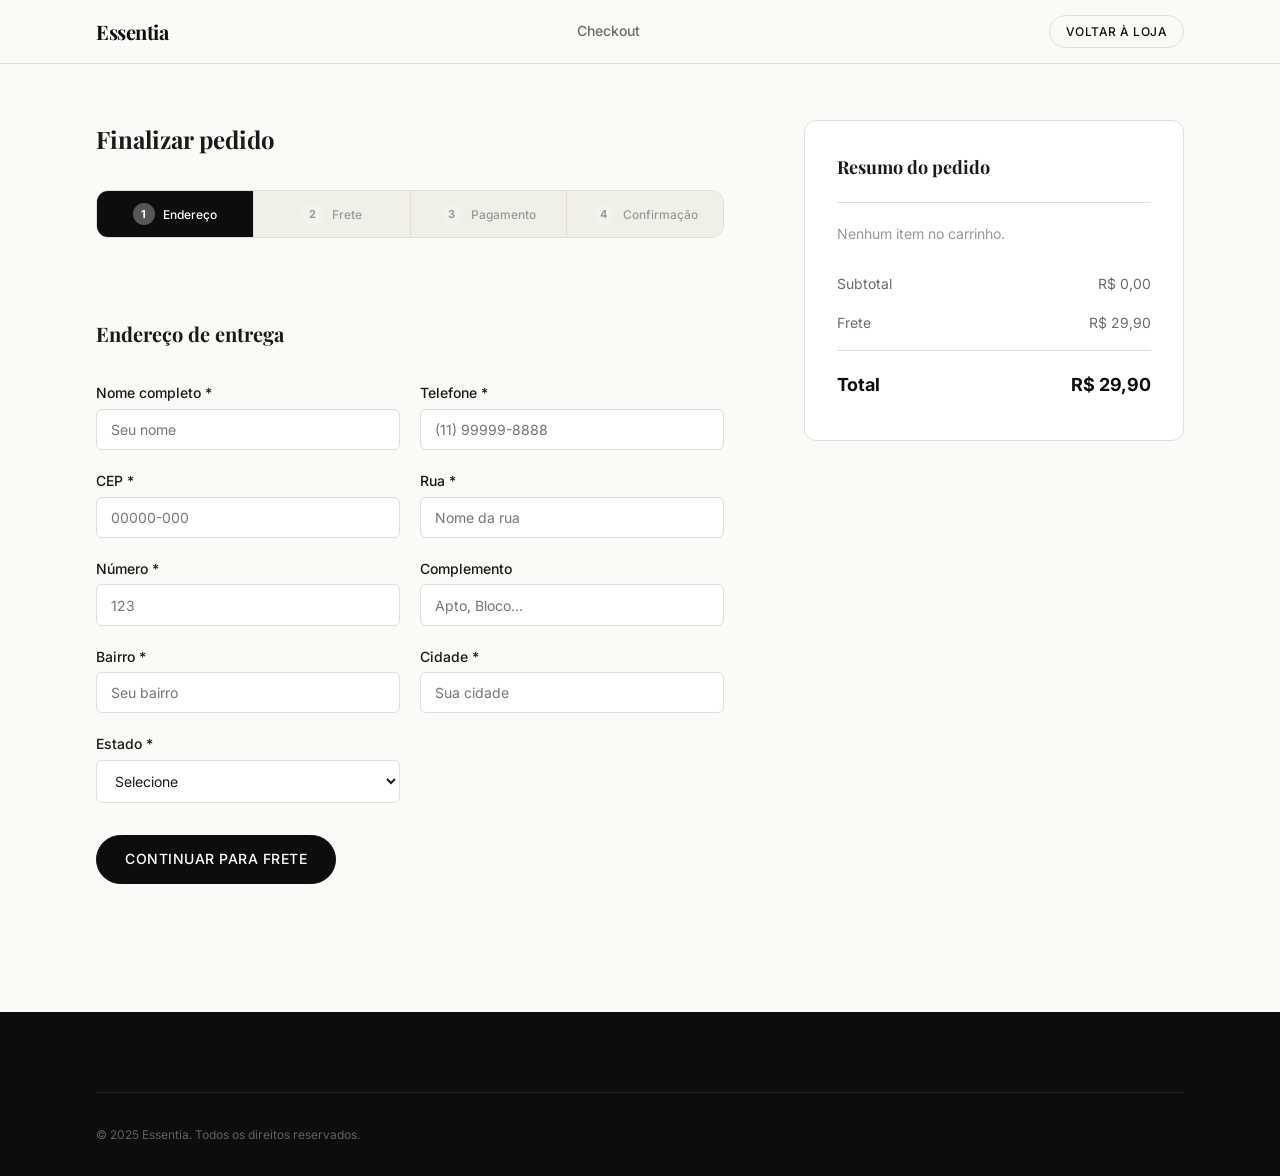
<file: essentia/checkout.html>
<!DOCTYPE html>
<html lang="pt-BR">
<head>
    <meta charset="UTF-8" />
    <meta name="viewport" content="width=device-width, initial-scale=1.0" />
    <meta name="description" content="Finalize seu pedido na Essentia — Moda autoral e inclusiva." />
    <title>Checkout — Essentia</title>
    <link rel="icon" type="image/svg+xml" href="favicon.svg" />
    <link rel="preconnect" href="https://fonts.googleapis.com" />
    <link rel="preconnect" href="https://fonts.gstatic.com" crossorigin />
    <link href="https://fonts.googleapis.com/css2?family=Inter:wght@300;400;500;600;700&family=Playfair+Display:ital,wght@0,400;0,600;0,700;1,400&display=swap" rel="stylesheet" />
    <link rel="stylesheet" href="style.css" />
    <link rel="stylesheet" href="essentia-premium.css" />
</head>
<body>
    <header class="header" id="header">
        <div class="container header__inner">
            <a href="index.html" class="header__logo" aria-label="Voltar para Essentia">
                <span class="header__logo-text">Essentia</span>
            </a>
            <span class="checkout__step-indicator">Checkout</span>
            <a href="index.html" class="btn btn--outline" style="padding: 0.4rem 1rem; font-size: var(--text-xs);">Voltar à loja</a>
        </div>
    </header>

    <main class="checkout-page">
        <div class="container">
            <div class="checkout__layout">
                <!-- Formulário -->
                <div class="checkout__form-section">
                    <h1 class="checkout__title">Finalizar pedido</h1>

                    <!-- Etapas -->
                    <div class="checkout__steps">
                        <div class="checkout__step checkout__step--active" data-step="1">
                            <span class="checkout__step-number">1</span>
                            <span class="checkout__step-label">Endereço</span>
                        </div>
                        <div class="checkout__step" data-step="2">
                            <span class="checkout__step-number">2</span>
                            <span class="checkout__step-label">Frete</span>
                        </div>
                        <div class="checkout__step" data-step="3">
                            <span class="checkout__step-number">3</span>
                            <span class="checkout__step-label">Pagamento</span>
                        </div>
                        <div class="checkout__step" data-step="4">
                            <span class="checkout__step-number">4</span>
                            <span class="checkout__step-label">Confirmação</span>
                        </div>
                    </div>

                    <!-- Step 1: Endereço -->
                    <div class="checkout__step-content" id="checkoutStep1">
                        <h2>Endereço de entrega</h2>
                        <form id="addressForm" class="checkout__form">
                            <div class="checkout__form-grid">
                                <div class="checkout__field">
                                    <label for="addrName">Nome completo *</label>
                                    <input type="text" id="addrName" required placeholder="Seu nome" />
                                </div>
                                <div class="checkout__field">
                                    <label for="addrPhone">Telefone *</label>
                                    <input type="tel" id="addrPhone" required placeholder="(11) 99999-8888" />
                                </div>
                                <div class="checkout__field">
                                    <label for="addrCep">CEP *</label>
                                    <input type="text" id="addrCep" required placeholder="00000-000" maxlength="9" />
                                </div>
                                <div class="checkout__field">
                                    <label for="addrStreet">Rua *</label>
                                    <input type="text" id="addrStreet" required placeholder="Nome da rua" />
                                </div>
                                <div class="checkout__field">
                                    <label for="addrNumber">Número *</label>
                                    <input type="text" id="addrNumber" required placeholder="123" />
                                </div>
                                <div class="checkout__field">
                                    <label for="addrComplement">Complemento</label>
                                    <input type="text" id="addrComplement" placeholder="Apto, Bloco..." />
                                </div>
                                <div class="checkout__field">
                                    <label for="addrDistrict">Bairro *</label>
                                    <input type="text" id="addrDistrict" required placeholder="Seu bairro" />
                                </div>
                                <div class="checkout__field">
                                    <label for="addrCity">Cidade *</label>
                                    <input type="text" id="addrCity" required placeholder="Sua cidade" />
                                </div>
                                <div class="checkout__field">
                                    <label for="addrState">Estado *</label>
                                    <select id="addrState" required>
                                        <option value="">Selecione</option>
                                        <option value="AC">Acre</option>
                                        <option value="AL">Alagoas</option>
                                        <option value="AP">Amapá</option>
                                        <option value="AM">Amazonas</option>
                                        <option value="BA">Bahia</option>
                                        <option value="CE">Ceará</option>
                                        <option value="DF">Distrito Federal</option>
                                        <option value="ES">Espírito Santo</option>
                                        <option value="GO">Goiás</option>
                                        <option value="MA">Maranhão</option>
                                        <option value="MT">Mato Grosso</option>
                                        <option value="MS">Mato Grosso do Sul</option>
                                        <option value="MG">Minas Gerais</option>
                                        <option value="PA">Pará</option>
                                        <option value="PB">Paraíba</option>
                                        <option value="PR">Paraná</option>
                                        <option value="PE">Pernambuco</option>
                                        <option value="PI">Piauí</option>
                                        <option value="RJ">Rio de Janeiro</option>
                                        <option value="RN">Rio Grande do Norte</option>
                                        <option value="RS">Rio Grande do Sul</option>
                                        <option value="RO">Rondônia</option>
                                        <option value="RR">Roraima</option>
                                        <option value="SC">Santa Catarina</option>
                                        <option value="SP">São Paulo</option>
                                        <option value="SE">Sergipe</option>
                                        <option value="TO">Tocantins</option>
                                    </select>
                                </div>
                            </div>
                            <button type="button" class="btn btn--primary checkout__next-btn" data-next="2">Continuar para Frete</button>
                        </form>
                    </div>

                    <!-- Step 2: Frete -->
                    <div class="checkout__step-content" id="checkoutStep2" style="display: none;">
                        <h2>Opções de frete</h2>
                        <div class="shipping__options" id="shippingOptions">
                            <label class="shipping__option">
                                <input type="radio" name="shipping" value="express" checked />
                                <div class="shipping__option-info">
                                    <span class="shipping__option-name">Expresso (1-3 dias úteis)</span>
                                    <span class="shipping__option-price">R$ 29,90</span>
                                </div>
                            </label>
                            <label class="shipping__option">
                                <input type="radio" name="shipping" value="standard" />
                                <div class="shipping__option-info">
                                    <span class="shipping__option-name">Padrão (5-10 dias úteis)</span>
                                    <span class="shipping__option-price">R$ 15,90</span>
                                </div>
                            </label>
                            <label class="shipping__option shipping__option--free">
                                <input type="radio" name="shipping" value="free" />
                                <div class="shipping__option-info">
                                    <span class="shipping__option-name">Frete Grátis (10-15 dias úteis)</span>
                                    <span class="shipping__option-price">Grátis</span>
                                </div>
                            </label>
                        </div>
                        <div class="checkout__nav-btns">
                            <button type="button" class="btn btn--outline checkout__prev-btn" data-prev="1">Voltar</button>
                            <button type="button" class="btn btn--primary checkout__next-btn" data-next="3">Continuar para Pagamento</button>
                        </div>
                    </div>

                    <!-- Step 3: Pagamento -->
                    <div class="checkout__step-content" id="checkoutStep3" style="display: none;">
                        <h2>Forma de pagamento</h2>
                        <div class="payment__options">
                            <label class="payment__option">
                                <input type="radio" name="payment" value="credit" checked />
                                <div class="payment__option-info">
                                    <span class="payment__option-name">Cartão de crédito</span>
                                    <span class="payment__option-desc">Parcele em até 12x</span>
                                </div>
                            </label>
                            <div class="payment__card-form" id="creditCardForm">
                                <div class="checkout__form-grid">
                                    <div class="checkout__field checkout__field--full">
                                        <label for="cardNumber">Número do cartão</label>
                                        <input type="text" id="cardNumber" placeholder="0000 0000 0000 0000" maxlength="19" />
                                    </div>
                                    <div class="checkout__field">
                                        <label for="cardName">Nome no cartão</label>
                                        <input type="text" id="cardName" placeholder="Como está no cartão" />
                                    </div>
                                    <div class="checkout__field">
                                        <label for="cardExpiry">Validade</label>
                                        <input type="text" id="cardExpiry" placeholder="MM/AA" maxlength="5" />
                                    </div>
                                    <div class="checkout__field">
                                        <label for="cardCvv">CVV</label>
                                        <input type="text" id="cardCvv" placeholder="123" maxlength="4" />
                                    </div>
                                    <div class="checkout__field checkout__field--full">
                                        <label for="cardInstallments">Parcelas</label>
                                        <select id="cardInstallments">
                                            <option value="1">1x de R$ 0,00 (sem juros)</option>
                                            <option value="2">2x de R$ 0,00 (sem juros)</option>
                                            <option value="3">3x de R$ 0,00 (sem juros)</option>
                                            <option value="6">6x de R$ 0,00 (sem juros)</option>
                                            <option value="12">12x de R$ 0,00 (sem juros)</option>
                                        </select>
                                    </div>
                                </div>
                            </div>

                            <label class="payment__option">
                                <input type="radio" name="payment" value="pix" />
                                <div class="payment__option-info">
                                    <span class="payment__option-name">Pix</span>
                                    <span class="payment__option-desc">Pagamento instantâneo — 5% de desconto</span>
                                </div>
                            </label>

                            <label class="payment__option">
                                <input type="radio" name="payment" value="boleto" />
                                <div class="payment__option-info">
                                    <span class="payment__option-name">Boleto bancário</span>
                                    <span class="payment__option-desc">Vence em 3 dias úteis</span>
                                </div>
                            </label>
                        </div>
                        <div class="checkout__nav-btns">
                            <button type="button" class="btn btn--outline checkout__prev-btn" data-prev="2">Voltar</button>
                            <button type="button" class="btn btn--primary checkout__next-btn" data-next="4">Revisar pedido</button>
                        </div>
                    </div>

                    <!-- Step 4: Confirmação -->
                    <div class="checkout__step-content" id="checkoutStep4" style="display: none;">
                        <h2>Confirme seu pedido</h2>
                        <div class="checkout__review" id="checkoutReview"></div>
                        <div class="checkout__nav-btns">
                            <button type="button" class="btn btn--outline checkout__prev-btn" data-prev="3">Voltar</button>
                            <button type="button" class="btn btn--primary checkout__finish-btn" id="checkoutFinishBtn">
                                Finalizar compra
                            </button>
                        </div>
                        <div class="checkout__msg" id="checkoutMsg" role="status"></div>
                    </div>
                </div>

                <!-- Resumo -->
                <aside class="checkout__summary">
                    <h3 class="checkout__summary-title">Resumo do pedido</h3>
                    <div class="checkout__summary-items" id="checkoutSummaryItems"></div>
                    <div class="checkout__summary-row">
                        <span>Subtotal</span>
                        <span id="checkoutSubtotal">R$ 0,00</span>
                    </div>
                    <div class="checkout__summary-row" id="checkoutDiscountRow" style="display: none;">
                        <span>Desconto</span>
                        <span id="checkoutDiscount">- R$ 0,00</span>
                    </div>
                    <div class="checkout__summary-row">
                        <span>Frete</span>
                        <span id="checkoutShipping">R$ 0,00</span>
                    </div>
                    <div class="checkout__summary-row checkout__summary-total">
                        <span>Total</span>
                        <span id="checkoutTotal">R$ 0,00</span>
                    </div>
                </aside>
            </div>
        </div>
    </main>

    <footer class="footer">
        <div class="container">
            <div class="footer__bottom">
                <p>&copy; 2025 Essentia. Todos os direitos reservados.</p>
            </div>
        </div>
    </footer>

    <script src="script.js" defer></script>
</body>
</html>
</file>
<file: essentia/style.css>
/* ============================================ */
/* ESSENTIA — DESIGN SYSTEM & STYLES           */
/* Minimalista · Moderno · Responsivo          */
/* ============================================ */

/* --------------------------------------------- */
/* VARIÁVEIS CSS (Design System)                */
/* --------------------------------------------- */
:root {
    /* Cores — Paleta Neutra + Destaque */
    --color-bg: #fafaf7;
    --color-bg-alt: #f0efe8;
    --color-text: #1a1a1a;
    --color-text-light: #6b6b6b;
    --color-text-muted: #999;
    --color-border: #e0ded6;
    --color-dark: #0d0d0d;
    --color-dark-hover: #262626;
    --color-accent: #c44536;
    --color-accent-hover: #a63a2e;
    --color-accent-light: #f5e6e3;
    --color-white: #ffffff;
    --color-overlay: rgba(0, 0, 0, 0.6);

    /* Tipografia */
    --font-heading: 'Playfair Display', Georgia, serif;
    --font-body: 'Inter', -apple-system, BlinkMacSystemFont, 'Segoe UI', sans-serif;
    --font-mono: 'SF Mono', 'Fira Code', monospace;

    /* Tamanhos Fluid — Mobile-first (base) */
    --text-xs: 0.75rem;
    --text-sm: 0.875rem;
    --text-base: 1rem;
    --text-lg: 1.125rem;
    --text-xl: 1.25rem;
    --text-2xl: 1.5rem;
    --text-3xl: 2rem;
    --text-4xl: 2.5rem;
    --text-5xl: 3rem;
    --text-6xl: 3.5rem;

    /* Espaçamentos */
    --space-xs: 0.5rem;
    --space-sm: 0.75rem;
    --space-md: 1.25rem;
    --space-lg: 2rem;
    --space-xl: 3rem;
    --space-2xl: 4rem;
    --space-3xl: 6rem;

    /* Layout */
    --container-max: 1200px;
    --container-narrow: 920px;
    --header-height: 4rem;
    --radius-sm: 6px;
    --radius-md: 12px;
    --radius-lg: 20px;
    --radius-full: 9999px;

    /* Transições */
    --transition-fast: 200ms ease;
    --transition-base: 300ms ease;
    --transition-slow: 500ms ease;

    /* Sombras */
    --shadow-sm: 0 1px 3px rgba(0, 0, 0, 0.04);
    --shadow-md: 0 4px 16px rgba(0, 0, 0, 0.06);
    --shadow-lg: 0 12px 40px rgba(0, 0, 0, 0.08);
}

/* Tablet+ */
@media (min-width: 768px) {
    :root {
        --text-3xl: 2.5rem;
        --text-4xl: 3.2rem;
        --text-5xl: 4rem;
        --text-6xl: 5rem;
        --space-xl: 3.5rem;
        --space-2xl: 5rem;
        --space-3xl: 8rem;
    }
}

/* Desktop */
@media (min-width: 1024px) {
    :root {
        --text-3xl: 3rem;
        --text-4xl: 4rem;
        --text-5xl: 5rem;
        --text-6xl: 6rem;
    }
}

/* --------------------------------------------- */
/* RESET & BASE                                 */
/* --------------------------------------------- */
*,
*::before,
*::after {
    margin: 0;
    padding: 0;
    box-sizing: border-box;
}

html {
    scroll-behavior: smooth;
    scroll-padding-top: var(--header-height);
}

body {
    font-family: var(--font-body);
    font-size: var(--text-base);
    line-height: 1.6;
    color: var(--color-text);
    background-color: var(--color-bg);
    -webkit-font-smoothing: antialiased;
    -moz-osx-font-smoothing: grayscale;
}

img {
    max-width: 100%;
    height: auto;
    display: block;
}

a {
    color: inherit;
    text-decoration: none;
    transition: color var(--transition-fast);
}

button {
    cursor: pointer;
    border: none;
    background: none;
    font: inherit;
    color: inherit;
}

ul {
    list-style: none;
}

/* Utility: Screen reader only */
.sr-only {
    position: absolute;
    width: 1px;
    height: 1px;
    padding: 0;
    margin: -1px;
    overflow: hidden;
    clip: rect(0, 0, 0, 0);
    border: 0;
}

/* --------------------------------------------- */
/* CONTAINER                                    */
/* --------------------------------------------- */
.container {
    width: 100%;
    max-width: var(--container-max);
    margin: 0 auto;
    padding: 0 var(--space-md);
}

@media (min-width: 768px) {
    .container {
        padding: 0 var(--space-xl);
    }
}

/* --------------------------------------------- */
/* TIPOGRAFIA — Seções                          */
/* --------------------------------------------- */
.section__tag {
    display: inline-block;
    font-family: var(--font-body);
    font-size: var(--text-xs);
    font-weight: 600;
    letter-spacing: 3px;
    text-transform: uppercase;
    color: var(--color-accent);
    margin-bottom: var(--space-sm);
}

.section__title {
    font-family: var(--font-heading);
    font-size: var(--text-3xl);
    font-weight: 700;
    line-height: 1.15;
    color: var(--color-dark);
    margin-bottom: var(--space-md);
}

.section__desc {
    font-size: var(--text-lg);
    color: var(--color-text-light);
    max-width: 600px;
    margin: 0 auto;
}

.section__header {
    text-align: center;
    margin-bottom: var(--space-2xl);
}

.break-mobile {
    display: block;
}

@media (min-width: 768px) {
    .break-mobile {
        display: none;
    }
}

/* --------------------------------------------- */
/* BOTÕES                                       */
/* --------------------------------------------- */
.btn {
    display: inline-flex;
    align-items: center;
    justify-content: center;
    padding: 0.75rem 1.75rem;
    font-family: var(--font-body);
    font-size: var(--text-sm);
    font-weight: 500;
    letter-spacing: 0.5px;
    border-radius: var(--radius-full);
    transition: all var(--transition-base);
    text-transform: uppercase;
    gap: 0.5rem;
}

.btn--primary {
    background-color: var(--color-dark);
    color: var(--color-white);
    border: 1px solid var(--color-dark);
}

.btn--primary:hover,
.btn--primary:focus-visible {
    background-color: var(--color-dark-hover);
    transform: translateY(-1px);
    box-shadow: var(--shadow-md);
}

.btn--outline {
    background-color: transparent;
    color: var(--color-dark);
    border: 1px solid var(--color-border);
}

.btn--outline:hover,
.btn--outline:focus-visible {
    border-color: var(--color-dark);
    background-color: var(--color-bg-alt);
}

/* --------------------------------------------- */
/* HEADER / NAVBAR                              */
/* --------------------------------------------- */
.header {
    position: fixed;
    top: 0;
    left: 0;
    right: 0;
    z-index: 1000;
    background-color: rgba(250, 250, 247, 0.92);
    backdrop-filter: blur(12px);
    -webkit-backdrop-filter: blur(12px);
    border-bottom: 1px solid var(--color-border);
    height: var(--header-height);
}

.header__inner {
    display: flex;
    align-items: center;
    justify-content: space-between;
    height: 100%;
}

/* Logo */
.header__logo-text {
    font-family: var(--font-heading);
    font-size: var(--text-xl);
    font-weight: 700;
    letter-spacing: -0.5px;
    color: var(--color-dark);
}

/* Navegação Desktop */
.header__nav-list {
    display: flex;
    align-items: center;
    gap: var(--space-lg);
}

.header__nav-link {
    font-size: var(--text-sm);
    font-weight: 500;
    color: var(--color-text-light);
    padding: 0.25rem 0;
    position: relative;
    transition: color var(--transition-fast);
}

.header__nav-link::after {
    content: '';
    position: absolute;
    bottom: -2px;
    left: 0;
    right: 0;
    height: 2px;
    background: var(--color-accent);
    transform: scaleX(0);
    transform-origin: right;
    transition: transform var(--transition-base);
}

.header__nav-link:hover,
.header__nav-link.active {
    color: var(--color-dark);
}

.header__nav-link:hover::after,
.header__nav-link.active::after {
    transform: scaleX(1);
    transform-origin: left;
}

/* Actions (carrinho + hamburger) */
.header__actions {
    display: flex;
    align-items: center;
    gap: var(--space-sm);
}

.header__cart-btn {
    display: flex;
    align-items: center;
    justify-content: center;
    width: 40px;
    height: 40px;
    color: var(--color-text);
    border-radius: 50%;
    transition: background var(--transition-fast);
}

.header__cart-btn:hover {
    background-color: var(--color-bg-alt);
}

/* Hamburger */
.header__hamburger {
    display: flex;
    flex-direction: column;
    justify-content: center;
    gap: 5px;
    width: 32px;
    height: 32px;
    padding: 4px;
    z-index: 1001;
}

.hamburger__line {
    display: block;
    width: 100%;
    height: 2px;
    background: var(--color-dark);
    border-radius: 2px;
    transition: all var(--transition-base);
    transform-origin: center;
}

/* Hamburger animado (aberto) */
.header__hamburger[aria-expanded="true"] .hamburger__line:nth-child(1) {
    transform: rotate(45deg) translate(5px, 5px);
}

.header__hamburger[aria-expanded="true"] .hamburger__line:nth-child(2) {
    opacity: 0;
}

.header__hamburger[aria-expanded="true"] .hamburger__line:nth-child(3) {
    transform: rotate(-45deg) translate(5px, -5px);
}

/* Mobile Nav — Initially hidden */
@media (max-width: 767px) {
    .header__nav {
        position: fixed;
        top: 0;
        right: -100%;
        width: min(320px, 80vw);
        height: 100vh;
        background-color: var(--color-white);
        padding: 5rem var(--space-lg) var(--space-lg);
        box-shadow: var(--shadow-lg);
        transition: right var(--transition-base);
        z-index: 1000;
    }

    .header__nav--open {
        right: 0;
    }

    .header__nav-list {
        flex-direction: column;
        align-items: flex-start;
        gap: var(--space-lg);
    }

    .header__nav-link {
        font-size: var(--text-xl);
        font-weight: 500;
    }
}

@media (min-width: 768px) {
    .header__hamburger {
        display: none;
    }
}

/* --------------------------------------------- */
/* HERO / BANNER                                */
/* --------------------------------------------- */
.hero {
    padding: calc(var(--header-height) + var(--space-3xl)) 0 var(--space-3xl);
    min-height: 100vh;
    display: flex;
    align-items: center;
}

.hero__inner {
    display: grid;
    grid-template-columns: 1fr;
    gap: var(--space-xl);
    align-items: center;
}

@media (min-width: 768px) {
    .hero__inner {
        grid-template-columns: 1fr 1fr;
        gap: var(--space-2xl);
    }
}

.hero__title {
    font-family: var(--font-heading);
    font-size: var(--text-4xl);
    font-weight: 700;
    line-height: 1.1;
    color: var(--color-dark);
    margin-bottom: var(--space-lg);
}

.hero__title-accent {
    color: var(--color-accent);
    font-style: italic;
}

.hero__subtitle {
    font-size: var(--text-lg);
    color: var(--color-text-light);
    line-height: 1.7;
    max-width: 480px;
    margin-bottom: var(--space-xl);
}

.hero__cta {
    font-size: var(--text-sm);
}

/* Hero Image Placeholder */
.hero__image-placeholder {
    aspect-ratio: 4 / 5;
    background: linear-gradient(135deg, #1a1a1a 0%, #2d2d2d 100%);
    border-radius: var(--radius-lg);
    display: flex;
    align-items: center;
    justify-content: center;
    overflow: hidden;
    position: relative;
}

.hero__placeholder-text {
    font-family: var(--font-heading);
    font-size: clamp(3rem, 10vw, 6rem);
    font-weight: 700;
    color: rgba(255, 255, 255, 0.06);
    letter-spacing: 8px;
    text-transform: uppercase;
    user-select: none;
}

/* --------------------------------------------- */
/* MANIFESTO — Nosso Propósito                  */
/* --------------------------------------------- */
.manifesto {
    padding: var(--space-3xl) 0;
    background-color: var(--color-bg-alt);
}

.manifesto__content {
    max-width: var(--container-narrow);
    margin: 0 auto;
    text-align: center;
}

.manifesto__title {
    font-size: var(--text-3xl);
}

.manifesto__text {
    font-size: var(--text-lg);
    color: var(--color-text-light);
    line-height: 1.8;
    max-width: 720px;
    margin: 0 auto var(--space-xl);
}

.manifesto__text p {
    margin-bottom: var(--space-md);
}

.manifesto__text strong {
    color: var(--color-dark);
}

.manifesto__text em {
    color: var(--color-accent);
    font-style: italic;
}

.manifesto__quote {
    font-family: var(--font-heading);
    font-size: var(--text-xl);
    font-style: italic;
    color: var(--color-dark);
    border-left: 3px solid var(--color-accent);
    padding: var(--space-md) var(--space-lg);
    text-align: left;
    max-width: 600px;
    margin: 0 auto;
}

/* --------------------------------------------- */
/* PRODUTOS — Vitrine                           */
/* --------------------------------------------- */
.produtos {
    padding: var(--space-3xl) 0;
}

/* Filtros */
.produtos__filtros {
    display: flex;
    flex-wrap: wrap;
    justify-content: center;
    gap: var(--space-sm);
    margin-bottom: var(--space-2xl);
}

.filtro__btn {
    padding: 0.5rem 1.25rem;
    font-size: var(--text-sm);
    font-weight: 500;
    background-color: transparent;
    border: 1px solid var(--color-border);
    border-radius: var(--radius-full);
    color: var(--color-text-light);
    transition: all var(--transition-fast);
}

.filtro__btn:hover {
    border-color: var(--color-dark);
    color: var(--color-dark);
}

.filtro__btn--active {
    background-color: var(--color-dark);
    color: var(--color-white);
    border-color: var(--color-dark);
}

/* Grid de Produtos */
.produtos__grid {
    display: grid;
    grid-template-columns: repeat(auto-fill, minmax(260px, 1fr));
    gap: var(--space-lg);
}

/* Card de Produto */
.produto-card {
    background-color: var(--color-white);
    border: 1px solid var(--color-border);
    border-radius: var(--radius-md);
    overflow: hidden;
    transition: all var(--transition-base);
    opacity: 1;
    transform: scale(1);
}

.produto-card.hidden {
    display: none;
}

.produto-card:hover {
    box-shadow: var(--shadow-md);
    transform: translateY(-3px);
}

.produto-card__image {
    aspect-ratio: 1 / 1.2;
    overflow: hidden;
    position: relative;
}

.produto-card__placeholder {
    width: 100%;
    height: 100%;
    display: flex;
    align-items: center;
    justify-content: center;
    transition: transform var(--transition-slow);
}

.produto-card:hover .produto-card__placeholder {
    transform: scale(1.05);
}

.produto-card__placeholder-icon {
    font-size: 3rem;
    opacity: 0.5;
}

.produto-card__svg {
    width: 100%;
    height: 100%;
    object-fit: contain;
    padding: 1.5rem;
    filter: brightness(0.9);
    transition: transform var(--transition-slow), filter var(--transition-fast);
}

.produto-card:hover .produto-card__svg {
    transform: scale(1.1);
    filter: brightness(1.1);
}

[data-theme="dark"] .produto-card__svg {
    filter: brightness(0.8) invert(0.9);
}

.produto-card__info {
    padding: var(--space-md);
}

.produto-card__tag {
    display: inline-block;
    font-size: var(--text-xs);
    font-weight: 600;
    text-transform: uppercase;
    letter-spacing: 1.5px;
    color: var(--color-accent);
    margin-bottom: var(--space-xs);
}

.produto-card__name {
    font-family: var(--font-heading);
    font-size: var(--text-lg);
    font-weight: 600;
    margin-bottom: var(--space-xs);
    color: var(--color-dark);
}

.produto-card__desc {
    font-size: var(--text-sm);
    color: var(--color-text-light);
    line-height: 1.5;
    margin-bottom: var(--space-sm);
}

.produto-card__price {
    display: block;
    font-size: var(--text-xl);
    font-weight: 600;
    color: var(--color-dark);
    margin-bottom: var(--space-md);
}

.produto-card__btn {
    width: 100%;
}

/* --------------------------------------------- */
/* ESTILOS QUE PRODUZIMOS                       */
/* --------------------------------------------- */
.estilos {
    padding: var(--space-3xl) 0;
    background-color: var(--color-bg-alt);
}

.estilos__grid {
    display: grid;
    grid-template-columns: repeat(auto-fit, minmax(160px, 1fr));
    gap: var(--space-md);
}

.estilo-card {
    background-color: var(--color-white);
    border: 1px solid var(--color-border);
    border-radius: var(--radius-md);
    padding: var(--space-xl) var(--space-md);
    text-align: center;
    transition: all var(--transition-base);
    position: relative;
    overflow: hidden;
}

.estilo-card:hover {
    box-shadow: var(--shadow-md);
    transform: translateY(-4px);
    border-color: var(--tag-color, var(--color-dark));
}

.estilo-card__icon {
    font-size: 2rem;
    display: block;
    margin-bottom: var(--space-sm);
}

.estilo-card__name {
    font-family: var(--font-heading);
    font-size: var(--text-lg);
    font-weight: 600;
    margin-bottom: var(--space-xs);
}

.estilo-card__desc {
    font-size: var(--text-sm);
    color: var(--color-text-light);
    line-height: 1.5;
}

/* --------------------------------------------- */
/* INCLUSÃO / DIVERSIDADE                       */
/* --------------------------------------------- */
.inclusao {
    padding: var(--space-3xl) 0;
}

.inclusao__inner {
    display: grid;
    grid-template-columns: 1fr;
    gap: var(--space-2xl);
    align-items: center;
}

@media (min-width: 768px) {
    .inclusao__inner {
        grid-template-columns: 1fr 1fr;
    }
}

.inclusao__content p {
    font-size: var(--text-lg);
    color: var(--color-text-light);
    line-height: 1.8;
    margin-bottom: var(--space-md);
}

.inclusao__content strong {
    color: var(--color-dark);
}

.inclusao__lista {
    margin-top: var(--space-lg);
    display: flex;
    flex-direction: column;
    gap: var(--space-sm);
}

.inclusao__lista li {
    font-size: var(--text-base);
    font-weight: 500;
    color: var(--color-dark);
}

/* Placeholder inclusão */
.inclusao__image-placeholder {
    aspect-ratio: 1;
    background: linear-gradient(135deg, #1a1a1a, #2d2d2d);
    border-radius: var(--radius-lg);
    display: flex;
    align-items: center;
    justify-content: center;
    padding: var(--space-lg);
}

.inclusao__placeholder-grid {
    display: grid;
    grid-template-columns: repeat(3, 1fr);
    gap: var(--space-md);
    text-align: center;
    color: rgba(255, 255, 255, 0.15);
    font-size: var(--text-2xl);
}

.inclusao__placeholder-text {
    font-family: var(--font-heading);
    font-size: var(--text-sm);
    font-weight: 700;
    color: rgba(255, 255, 255, 0.3);
    letter-spacing: 2px;
    display: flex;
    align-items: center;
    justify-content: center;
    grid-column: span 1;
}

@media (min-width: 768px) {
    .inclusao__placeholder-text {
        font-size: var(--text-base);
    }
}

/* --------------------------------------------- */
/* DEPOIMENTOS / CARROSSEL                      */
/* --------------------------------------------- */
.depoimentos {
    padding: var(--space-3xl) 0;
    background-color: var(--color-bg-alt);
}

.carrossel {
    max-width: 700px;
    margin: 0 auto;
    overflow: hidden;
    position: relative;
}

.carrossel__track {
    display: flex;
    transition: transform var(--transition-slow);
}

.depoimento-card {
    flex: 0 0 100%;
    padding: var(--space-xl) var(--space-lg);
    text-align: center;
}

.depoimento-card__stars {
    color: #f0a500;
    font-size: var(--text-xl);
    letter-spacing: 3px;
    margin-bottom: var(--space-md);
}

.depoimento-card__text {
    font-family: var(--font-heading);
    font-size: var(--text-lg);
    font-style: italic;
    line-height: 1.7;
    color: var(--color-text);
    max-width: 560px;
    margin: 0 auto var(--space-lg);
}

.depoimento-card__author {
    display: flex;
    align-items: center;
    justify-content: center;
    gap: var(--space-sm);
}

.depoimento-card__avatar {
    width: 44px;
    height: 44px;
    border-radius: 50%;
    background-color: var(--color-dark);
    color: var(--color-white);
    display: flex;
    align-items: center;
    justify-content: center;
    font-weight: 600;
    font-size: var(--text-sm);
}

.depoimento-card__author div {
    text-align: left;
}

.depoimento-card__author strong {
    display: block;
    font-size: var(--text-base);
    font-weight: 600;
}

.depoimento-card__author span {
    font-size: var(--text-sm);
    color: var(--color-text-light);
}

/* Controles do carrossel */
.carrossel__controls {
    display: flex;
    align-items: center;
    justify-content: center;
    gap: var(--space-lg);
    margin-top: var(--space-lg);
}

.carrossel__btn {
    display: flex;
    align-items: center;
    justify-content: center;
    width: 44px;
    height: 44px;
    border-radius: 50%;
    border: 1px solid var(--color-border);
    color: var(--color-text);
    transition: all var(--transition-fast);
}

.carrossel__btn:hover {
    background-color: var(--color-dark);
    color: var(--color-white);
    border-color: var(--color-dark);
}

.carrossel__dots {
    display: flex;
    gap: 8px;
}

.carrossel__dot {
    width: 10px;
    height: 10px;
    border-radius: 50%;
    background-color: var(--color-border);
    cursor: pointer;
    transition: all var(--transition-fast);
}

.carrossel__dot--active {
    background-color: var(--color-dark);
    transform: scale(1.2);
}

/* --------------------------------------------- */
/* NEWSLETTER                                   */
/* --------------------------------------------- */
.newsletter {
    padding: var(--space-3xl) 0;
}

.newsletter__inner {
    max-width: 560px;
    margin: 0 auto;
    text-align: center;
}

.newsletter__title {
    font-family: var(--font-heading);
    font-size: var(--text-3xl);
    font-weight: 700;
    margin-bottom: var(--space-sm);
}

.newsletter__desc {
    font-size: var(--text-lg);
    color: var(--color-text-light);
    margin-bottom: var(--space-xl);
    line-height: 1.6;
}

.newsletter__input-group {
    display: flex;
    gap: var(--space-sm);
    width: 100%;
}

.newsletter__input {
    flex: 1;
    padding: 0.85rem 1.25rem;
    font-size: var(--text-base);
    font-family: var(--font-body);
    border: 1px solid var(--color-border);
    border-radius: var(--radius-full);
    background-color: var(--color-white);
    color: var(--color-text);
    transition: border-color var(--transition-fast);
    outline: none;
}

.newsletter__input::placeholder {
    color: var(--color-text-muted);
}

.newsletter__input:focus {
    border-color: var(--color-dark);
    box-shadow: 0 0 0 3px rgba(0, 0, 0, 0.05);
}

.newsletter__input.error {
    border-color: var(--color-accent);
}

.newsletter__btn {
    padding: 0.85rem 1.75rem;
    font-size: var(--text-sm);
    white-space: nowrap;
}

.newsletter__error {
    display: block;
    font-size: var(--text-sm);
    color: var(--color-accent);
    margin-top: var(--space-sm);
    min-height: 1.5em;
}

.newsletter__success {
    display: block;
    font-size: var(--text-sm);
    color: #2d6a4f;
    margin-top: var(--space-sm);
    min-height: 1.5em;
}

/* --------------------------------------------- */
/* FOOTER                                       */
/* --------------------------------------------- */
.footer {
    padding: var(--space-2xl) 0 var(--space-lg);
    background-color: var(--color-dark);
    color: rgba(255, 255, 255, 0.8);
}

.footer__grid {
    display: grid;
    grid-template-columns: 1fr;
    gap: var(--space-xl);
    margin-bottom: var(--space-2xl);
}

@media (min-width: 600px) {
    .footer__grid {
        grid-template-columns: 1.5fr repeat(3, 1fr);
    }
}

.footer__logo {
    font-family: var(--font-heading);
    font-size: var(--text-xl);
    font-weight: 700;
    color: var(--color-white);
}

.footer__tagline {
    font-size: var(--text-sm);
    color: rgba(255, 255, 255, 0.5);
    margin: var(--space-sm) 0 var(--space-md);
    max-width: 240px;
}

.footer__social {
    display: flex;
    gap: var(--space-sm);
}

.footer__social-link {
    width: 40px;
    height: 40px;
    border: 1px solid rgba(255, 255, 255, 0.15);
    border-radius: 50%;
    display: flex;
    align-items: center;
    justify-content: center;
    font-size: var(--text-xs);
    font-weight: 600;
    letter-spacing: 0.5px;
    transition: all var(--transition-fast);
}

.footer__social-link:hover {
    border-color: var(--color-accent);
    background-color: var(--color-accent);
    color: var(--color-white);
}

.footer__col-title {
    font-size: var(--text-sm);
    font-weight: 600;
    text-transform: uppercase;
    letter-spacing: 2px;
    color: var(--color-white);
    margin-bottom: var(--space-md);
}

.footer__col-list {
    display: flex;
    flex-direction: column;
    gap: var(--space-sm);
}

.footer__col-list a {
    font-size: var(--text-sm);
    color: rgba(255, 255, 255, 0.6);
    transition: color var(--transition-fast);
}

.footer__col-list a:hover {
    color: var(--color-accent);
}

.footer__bottom {
    padding-top: var(--space-lg);
    border-top: 1px solid rgba(255, 255, 255, 0.08);
    display: flex;
    flex-direction: column;
    align-items: center;
    gap: var(--space-sm);
    font-size: var(--text-xs);
    color: rgba(255, 255, 255, 0.35);
    text-align: center;
}

.footer__bottom-links {
    display: flex;
    gap: var(--space-md);
}

.footer__bottom-links a {
    color: rgba(255, 255, 255, 0.35);
    transition: color var(--transition-fast);
}

.footer__bottom-links a:hover {
    color: rgba(255, 255, 255, 0.6);
}

@media (min-width: 600px) {
    .footer__bottom {
        flex-direction: row;
        justify-content: space-between;
    }
}

/* --------------------------------------------- */
/* CART OVERLAY                                  */
/* --------------------------------------------- */
.cart-overlay {
    position: fixed;
    inset: 0;
    background: var(--color-overlay);
    z-index: 1100;
    opacity: 0;
    visibility: hidden;
    transition: opacity var(--transition-base), visibility var(--transition-base);
}

.cart-overlay--visible {
    opacity: 1;
    visibility: visible;
}

/* --------------------------------------------- */
/* CART SIDEBAR                                  */
/* --------------------------------------------- */
.cart-sidebar {
    position: fixed;
    top: 0;
    right: -400px;
    width: min(400px, 90vw);
    height: 100vh;
    background: var(--color-white);
    z-index: 1200;
    display: flex;
    flex-direction: column;
    transition: right var(--transition-base);
    box-shadow: var(--shadow-lg);
}

.cart-sidebar--open {
    right: 0;
}

.cart-sidebar__header {
    display: flex;
    align-items: center;
    justify-content: space-between;
    padding: var(--space-md) var(--space-lg);
    border-bottom: 1px solid var(--color-border);
}

.cart-sidebar__title {
    font-family: var(--font-heading);
    font-size: var(--text-xl);
    font-weight: 600;
}

.cart-sidebar__close {
    width: 36px;
    height: 36px;
    display: flex;
    align-items: center;
    justify-content: center;
    border-radius: 50%;
    color: var(--color-text);
    transition: background var(--transition-fast);
}

.cart-sidebar__close:hover {
    background: var(--color-bg-alt);
}

.cart-sidebar__items {
    flex: 1;
    overflow-y: auto;
    padding: var(--space-md) var(--space-lg);
}

.cart-sidebar__empty {
    text-align: center;
    color: var(--color-text-light);
    padding: var(--space-2xl) 0;
}

.cart-item {
    display: flex;
    gap: var(--space-md);
    padding: var(--space-md) 0;
    border-bottom: 1px solid var(--color-border);
}

.cart-item__image {
    width: 64px;
    height: 64px;
    border-radius: var(--radius-sm);
    background: var(--color-bg-alt);
    display: flex;
    align-items: center;
    justify-content: center;
    font-size: 1.5rem;
    flex-shrink: 0;
}

.cart-item__info {
    flex: 1;
}

.cart-item__name {
    font-weight: 600;
    font-size: var(--text-sm);
    margin-bottom: 2px;
}

.cart-item__category {
    font-size: var(--text-xs);
    color: var(--color-text-muted);
}

.cart-item__price {
    font-weight: 600;
    font-size: var(--text-base);
    color: var(--color-dark);
}

.cart-item__actions {
    display: flex;
    flex-direction: column;
    align-items: flex-end;
    justify-content: space-between;
}

.cart-item__remove {
    font-size: var(--text-xs);
    color: var(--color-text-muted);
    transition: color var(--transition-fast);
}

.cart-item__remove:hover {
    color: var(--color-accent);
}

.cart-item__qty {
    display: flex;
    align-items: center;
    gap: 8px;
}

.cart-item__qty-btn {
    width: 28px;
    height: 28px;
    border-radius: 50%;
    border: 1px solid var(--color-border);
    display: flex;
    align-items: center;
    justify-content: center;
    font-size: var(--text-sm);
    font-weight: 600;
    transition: all var(--transition-fast);
}

.cart-item__qty-btn:hover {
    border-color: var(--color-dark);
    background: var(--color-bg-alt);
}

.cart-item__qty-value {
    font-weight: 600;
    min-width: 20px;
    text-align: center;
}

.cart-sidebar__footer {
    padding: var(--space-md) var(--space-lg);
    border-top: 1px solid var(--color-border);
}

.cart-sidebar__total {
    display: flex;
    justify-content: space-between;
    align-items: center;
    font-size: var(--text-lg);
    font-weight: 600;
    margin-bottom: var(--space-md);
}

.cart-sidebar__checkout {
    width: 100%;
}

.cart-sidebar__checkout:disabled {
    opacity: 0.5;
    cursor: not-allowed;
    transform: none;
}

/* Cart Badge */
.header__cart-badge {
    position: absolute;
    top: -4px;
    right: -4px;
    background: var(--color-accent);
    color: var(--color-white);
    font-size: 10px;
    font-weight: 700;
    width: 18px;
    height: 18px;
    border-radius: 50%;
    display: flex;
    align-items: center;
    justify-content: center;
}

.header__cart-btn {
    position: relative;
}

/* ============================================ */
/* HEADER — SEARCH, THEME, WISHLIST BUTTONS    */
/* ============================================ */
.header__search-btn,
.header__theme-btn,
.header__wishlist-btn {
    display: flex;
    align-items: center;
    justify-content: center;
    width: 40px;
    height: 40px;
    color: var(--color-text);
    border-radius: 50%;
    transition: background var(--transition-fast), color var(--transition-fast);
    position: relative;
}

.header__search-btn:hover,
.header__theme-btn:hover,
.header__wishlist-btn:hover {
    background-color: var(--color-bg-alt);
}

.header__wishlist-badge {
    position: absolute;
    top: -2px;
    right: -2px;
    background: var(--color-accent);
    color: var(--color-white);
    font-size: 9px;
    font-weight: 700;
    width: 16px;
    height: 16px;
    border-radius: 50%;
    display: flex;
    align-items: center;
    justify-content: center;
}

/* Theme icons */
.theme-icon__moon {
    display: none;
}

[data-theme="dark"] .theme-icon__sun {
    display: none;
}

[data-theme="dark"] .theme-icon__moon {
    display: block;
}

/* --------------------------------------------- */
/* CUSTOM ORDER — PEÇAS SOB MEDIDA              */
/* --------------------------------------------- */
.custom-order {
    padding: var(--space-3xl) 0;
    background-color: var(--color-bg-alt);
}

.custom-order__form {
    max-width: 720px;
    margin: 0 auto;
}

.custom-order__grid {
    display: grid;
    grid-template-columns: 1fr;
    gap: var(--space-md);
    margin-bottom: var(--space-md);
}

@media (min-width: 600px) {
    .custom-order__grid {
        grid-template-columns: 1fr 1fr;
    }
}

.custom-order__field {
    display: flex;
    flex-direction: column;
    gap: 6px;
}

.custom-order__field--full {
    grid-column: 1 / -1;
}

.custom-order__field label {
    font-size: var(--text-sm);
    font-weight: 500;
    color: var(--color-text);
}

.custom-order__input {
    padding: 0.75rem 1rem;
    font-family: var(--font-body);
    font-size: var(--text-base);
    border: 1px solid var(--color-border);
    border-radius: var(--radius-sm);
    background: var(--color-white);
    color: var(--color-text);
    transition: border-color var(--transition-fast);
    outline: none;
    width: 100%;
}

.custom-order__input::placeholder {
    color: var(--color-text-muted);
}

.custom-order__input:focus {
    border-color: var(--color-dark);
    box-shadow: 0 0 0 3px rgba(0, 0, 0, 0.05);
}

.custom-order__select {
    appearance: none;
    background-image: url("data:image/svg+xml,%3Csvg xmlns='http://www.w3.org/2000/svg' width='12' height='12' viewBox='0 0 24 24' fill='none' stroke='%236b6b6b' stroke-width='2' stroke-linecap='round' stroke-linejoin='round'%3E%3Cpolyline points='6 9 12 15 18 9'%3E%3C/polyline%3E%3C/svg%3E");
    background-repeat: no-repeat;
    background-position: right 12px center;
    padding-right: 2.5rem;
    cursor: pointer;
}

.custom-order__textarea {
    min-height: 120px;
    resize: vertical;
}

.custom-order__btn {
    width: 100%;
    margin-top: var(--space-md);
}

.custom-order__msg {
    display: block;
    text-align: center;
    font-size: var(--text-sm);
    margin-top: var(--space-sm);
}

.custom-order__msg--success {
    color: #2d6a4f;
}

.custom-order__msg--error {
    color: var(--color-accent);
}

/* ============================================ */
/* SEARCH OVERLAY                               */
/* ============================================ */
.search-overlay {
    position: fixed;
    inset: 0;
    background: var(--color-white);
    z-index: 2000;
    opacity: 0;
    visibility: hidden;
    transition: opacity var(--transition-base), visibility var(--transition-base);
}

.search-overlay--visible {
    opacity: 1;
    visibility: visible;
}

.search-overlay__inner {
    padding-top: 6rem;
}

.search-overlay__header {
    display: flex;
    align-items: center;
    gap: var(--space-md);
    margin-bottom: var(--space-xl);
}

.search-overlay__form {
    flex: 1;
    display: flex;
    align-items: center;
    border-bottom: 2px solid var(--color-border);
    transition: border-color var(--transition-fast);
}

.search-overlay__form:focus-within {
    border-color: var(--color-dark);
}

.search-overlay__input {
    flex: 1;
    padding: 1rem 0;
    font-size: var(--text-2xl);
    font-family: var(--font-heading);
    border: none;
    outline: none;
    background: transparent;
    color: var(--color-dark);
}

.search-overlay__input::placeholder {
    color: var(--color-text-muted);
}

.search-overlay__submit {
    padding: 0.5rem;
    color: var(--color-text);
    transition: color var(--transition-fast);
}

.search-overlay__submit:hover {
    color: var(--color-accent);
}

.search-overlay__close {
    width: 44px;
    height: 44px;
    display: flex;
    align-items: center;
    justify-content: center;
    border-radius: 50%;
    color: var(--color-text);
    transition: background var(--transition-fast);
    flex-shrink: 0;
}

.search-overlay__close:hover {
    background: var(--color-bg-alt);
}

.search-overlay__results {
    max-height: 60vh;
    overflow-y: auto;
}

.search-overlay__hint {
    text-align: center;
    color: var(--color-text-muted);
    padding: var(--space-2xl) 0;
    font-size: var(--text-lg);
}

.search-result-item {
    display: flex;
    align-items: center;
    gap: var(--space-md);
    padding: var(--space-md);
    border-radius: var(--radius-sm);
    transition: background var(--transition-fast);
    cursor: pointer;
}

.search-result-item:hover {
    background: var(--color-bg-alt);
}

.search-result-item__image {
    width: 56px;
    height: 56px;
    border-radius: var(--radius-sm);
    background: var(--color-bg-alt);
    display: flex;
    align-items: center;
    justify-content: center;
    flex-shrink: 0;
    font-size: 1.5rem;
}

.search-result-item__info {
    flex: 1;
}

.search-result-item__name {
    font-weight: 600;
    font-size: var(--text-base);
}

.search-result-item__category {
    font-size: var(--text-sm);
    color: var(--color-text-light);
}

.search-result-item__price {
    font-weight: 600;
    color: var(--color-dark);
    font-size: var(--text-base);
}

/* ============================================ */
/* OVERLAY GENÉRICO                            */
/* ============================================ */
.overlay {
    position: fixed;
    inset: 0;
    background: var(--color-overlay);
    z-index: 1100;
    opacity: 0;
    visibility: hidden;
    transition: opacity var(--transition-base), visibility var(--transition-base);
}

.overlay--visible {
    opacity: 1;
    visibility: visible;
}

/* ============================================ */
/* WISHLIST SIDEBAR                             */
/* ============================================ */
.wishlist-sidebar {
    composes: cart-sidebar;
    position: fixed;
    top: 0;
    right: -400px;
    width: min(400px, 90vw);
    height: 100vh;
    background: var(--color-white);
    z-index: 1300;
    display: flex;
    flex-direction: column;
    transition: right var(--transition-base);
    box-shadow: var(--shadow-lg);
}

.wishlist-sidebar--open {
    right: 0;
}

.wishlist-sidebar__header {
    display: flex;
    align-items: center;
    justify-content: space-between;
    padding: var(--space-md) var(--space-lg);
    border-bottom: 1px solid var(--color-border);
}

.wishlist-sidebar__title {
    font-family: var(--font-heading);
    font-size: var(--text-xl);
    font-weight: 600;
}

.wishlist-sidebar__close {
    width: 36px;
    height: 36px;
    display: flex;
    align-items: center;
    justify-content: center;
    border-radius: 50%;
    color: var(--color-text);
    transition: background var(--transition-fast);
}

.wishlist-sidebar__close:hover {
    background: var(--color-bg-alt);
}

.wishlist-sidebar__items {
    flex: 1;
    overflow-y: auto;
    padding: var(--space-md) var(--space-lg);
}

.wishlist-sidebar__empty {
    text-align: center;
    color: var(--color-text-light);
    padding: var(--space-2xl) 0;
}

.wishlist-item {
    display: flex;
    gap: var(--space-md);
    padding: var(--space-md) 0;
    border-bottom: 1px solid var(--color-border);
}

.wishlist-item__image {
    width: 64px;
    height: 64px;
    border-radius: var(--radius-sm);
    background: var(--color-bg-alt);
    display: flex;
    align-items: center;
    justify-content: center;
    font-size: 1.5rem;
    flex-shrink: 0;
}

.wishlist-item__info {
    flex: 1;
}

.wishlist-item__name {
    font-weight: 600;
    font-size: var(--text-sm);
    margin-bottom: 2px;
}

.wishlist-item__category {
    font-size: var(--text-xs);
    color: var(--color-text-muted);
    margin-bottom: var(--space-xs);
}

.wishlist-item__price {
    font-weight: 600;
    font-size: var(--text-base);
    color: var(--color-dark);
}

.wishlist-item__actions {
    display: flex;
    flex-direction: column;
    align-items: flex-end;
    justify-content: space-between;
    gap: var(--space-sm);
}

.wishlist-item__remove {
    font-size: var(--text-xs);
    color: var(--color-text-muted);
    transition: color var(--transition-fast);
}

.wishlist-item__remove:hover {
    color: var(--color-accent);
}

.wishlist-item__add-cart {
    font-size: var(--text-xs);
    padding: 0.4rem 0.75rem;
    white-space: nowrap;
}

/* ============================================ */
/* CART — COUPON                                */
/* ============================================ */
.cart-sidebar__coupon {
    margin-bottom: var(--space-md);
    padding-bottom: var(--space-md);
    border-bottom: 1px solid var(--color-border);
}

.coupon__input-group {
    display: flex;
    gap: var(--space-xs);
}

.coupon__input {
    flex: 1;
    padding: 0.6rem 0.75rem;
    font-size: var(--text-sm);
    font-family: var(--font-body);
    border: 1px solid var(--color-border);
    border-radius: var(--radius-sm);
    background: var(--color-bg);
    color: var(--color-text);
    outline: none;
    transition: border-color var(--transition-fast);
}

.coupon__input:focus {
    border-color: var(--color-dark);
}

.coupon__btn {
    padding: 0.6rem 1rem;
    font-size: var(--text-sm);
    font-weight: 500;
    background: var(--color-dark);
    color: var(--color-white);
    border-radius: var(--radius-sm);
    transition: background var(--transition-fast);
}

.coupon__btn:hover {
    background: var(--color-dark-hover);
}

.coupon__msg {
    display: block;
    font-size: var(--text-xs);
    margin-top: 4px;
    min-height: 1.2em;
}

.coupon__msg--success {
    color: #2d6a4f;
}

.coupon__msg--error {
    color: var(--color-accent);
}

.cart-sidebar__subtotal,
.cart-sidebar__discount {
    display: flex;
    justify-content: space-between;
    align-items: center;
    font-size: var(--text-sm);
    color: var(--color-text-light);
    margin-bottom: var(--space-xs);
}

.cart-sidebar__discount {
    color: #2d6a4f;
}

/* ============================================ */
/* WISHLIST BOTÃO NOS PRODUTOS                 */
/* ============================================ */
.produto-card {
    position: relative;
}

.wishlist-btn {
    position: absolute;
    top: var(--space-sm);
    right: var(--space-sm);
    width: 36px;
    height: 36px;
    border-radius: 50%;
    background: rgba(255, 255, 255, 0.9);
    backdrop-filter: blur(4px);
    display: flex;
    align-items: center;
    justify-content: center;
    z-index: 2;
    transition: all var(--transition-fast);
    color: var(--color-text-light);
    border: 1px solid var(--color-border);
}

.wishlist-btn:hover {
    color: var(--color-accent);
    border-color: var(--color-accent);
    transform: scale(1.1);
}

.wishlist-btn--active {
    color: var(--color-accent);
    border-color: var(--color-accent);
    background: var(--color-accent-light);
}

.wishlist-btn svg {
    transition: transform var(--transition-fast);
}

.wishlist-btn:hover svg {
    transform: scale(1.15);
}

/* ============================================ */
/* SCROLL REVEAL ANIMATIONS                    */
/* ============================================ */
[data-reveal] {
    opacity: 0;
    transform: translateY(30px);
    transition: opacity 0.7s ease, transform 0.7s ease;
}

[data-reveal].revealed {
    opacity: 1;
    transform: translateY(0);
}

/* ============================================ */
/* DARK MODE                                    */
/* ============================================ */
[data-theme="dark"] {
    --color-bg: #111110;
    --color-bg-alt: #1a1a18;
    --color-text: #e8e6e0;
    --color-text-light: #a8a69e;
    --color-text-muted: #6a6a64;
    --color-border: #2a2a28;
    --color-dark: #f0efe8;
    --color-dark-hover: #d0cfc8;
    --color-white: #181817;
    --color-overlay: rgba(0, 0, 0, 0.8);
    --shadow-sm: 0 1px 3px rgba(0, 0, 0, 0.2);
    --shadow-md: 0 4px 16px rgba(0, 0, 0, 0.3);
    --shadow-lg: 0 12px 40px rgba(0, 0, 0, 0.4);
}

[data-theme="dark"] .header {
    background-color: rgba(17, 17, 16, 0.92);
}

[data-theme="dark"] .produto-card {
    background-color: var(--color-bg-alt);
}

[data-theme="dark"] .search-overlay {
    background: var(--color-bg);
}

[data-theme="dark"] .wishlist-sidebar,
[data-theme="dark"] .cart-sidebar {
    background: var(--color-bg-alt);
}

[data-theme="dark"] .wishlist-btn {
    background: rgba(26, 26, 24, 0.9);
}

[data-theme="dark"] .footer {
    background-color: #0a0a09;
}

/* ============================================ */
/* DARK MODE TRANSITION                         */
/* ============================================ */
body,
.header,
.produto-card,
.search-overlay,
.cart-sidebar,
.wishlist-sidebar,
.footer {
    transition: background-color 0.3s ease, color 0.3s ease, border-color 0.3s ease;
}

/* --------------------------------------------- */
/* ACESSIBILIDADE — Focus                        */
/* --------------------------------------------- */
:focus-visible {
    outline: 2px solid var(--color-accent);
    outline-offset: 3px;
    border-radius: 2px;
}

/* ============================================ */
/* 🎬 ANIMAÇÕES PREMIUM (16 TIPOS)             */
/* ============================================ */

/* --- Hero Base --- */
@keyframes fadeInUp {
    from { opacity: 0; transform: translateY(20px); }
    to { opacity: 1; transform: translateY(0); }
}

.hero__content { animation: fadeInUp 0.8s ease forwards; }
.hero__image { animation: fadeInUp 0.8s ease 0.2s forwards; opacity: 0; }

/* --- 1. FLOATING (flutuação suave) --- */
@keyframes float {
    0%, 100% { transform: translateY(0); }
    50% { transform: translateY(-10px); }
}
.hero__placeholder-text { animation: float 4s ease-in-out infinite; }

/* --- 2. GLOW PULSE (brilho pulsante) --- */
@keyframes glowPulse {
    0%, 100% { box-shadow: 0 0 20px rgba(196, 69, 54, 0.1); }
    50% { box-shadow: 0 0 40px rgba(196, 69, 54, 0.3); }
}
.produto-card__placeholder { animation: glowPulse 3s ease-in-out infinite; }
.produto-card:hover .produto-card__placeholder { animation-duration: 1.5s; }

/* --- 3. SHIMMER (brilho varrendo) --- */
@keyframes shimmer {
    0% { background-position: -200% 0; }
    100% { background-position: 200% 0; }
}
.produto-card__image::after {
    content: ''; position: absolute; inset: 0;
    background: linear-gradient(90deg, transparent 0%, rgba(255,255,255,0.1) 50%, transparent 100%);
    background-size: 200% 100%;
    animation: shimmer 3s ease-in-out infinite;
    pointer-events: none;
}
.produto-card:hover .produto-card__image::after { opacity: 0; transition: opacity 0.3s; }

/* --- 4. SCALE BOUNCE (cards com bounce) --- */
@keyframes scaleBounce {
    0% { opacity: 0; transform: scale(0.8); }
    60% { transform: scale(1.05); }
    100% { opacity: 1; transform: scale(1); }
}
.produto-card {
    animation: scaleBounce 0.5s ease forwards;
    animation-delay: calc(var(--card-index, 0) * 0.05s);
    opacity: 0;
}

/* --- 5. COUNT UP (entrada do título) --- */
@keyframes countUp {
    from { opacity: 0; transform: translateY(10px); }
    to { opacity: 1; transform: translateY(0); }
}
.hero__title { animation: countUp 0.8s ease forwards; }

/* --- 6. TYPING (cursor piscante) --- */
@keyframes blink {
    0%, 100% { opacity: 1; }
    50% { opacity: 0; }
}
.hero__title-accent::after {
    content: '|'; animation: blink 0.8s step-end infinite;
    color: var(--color-accent); margin-left: 2px;
}

/* --- 7. RIPPLE (onda no hover) --- */
.estilo-card::before {
    content: ''; position: absolute; inset: 0;
    background: var(--tag-color, var(--color-accent));
    opacity: 0.05; transform: scale(0); border-radius: 50%;
    transition: transform 0.5s ease;
}
.estilo-card:hover::before { transform: scale(2.5); }

/* --- 8. SLIDE-IN (entrada lateral) --- */
@keyframes slideInLeft {
    from { opacity: 0; transform: translateX(-40px); }
    to { opacity: 1; transform: translateX(0); }
}
@keyframes slideInRight {
    from { opacity: 0; transform: translateX(40px); }
    to { opacity: 1; transform: translateX(0); }
}
.manifesto__content { animation: slideInLeft 0.8s ease forwards; }
.inclusao__image { animation: slideInRight 0.8s ease forwards; }

/* --- 9. SPINNER (loading) --- */
@keyframes spin { to { transform: rotate(360deg); } }
.btn--loading::after {
    content: ''; width: 16px; height: 16px;
    border: 2px solid transparent; border-top-color: currentColor;
    border-radius: 50%; animation: spin 0.6s linear infinite;
    margin-left: 8px;
}

/* --- 10. HEART BEAT (coração pulsando) --- */
@keyframes heartBeat {
    0% { transform: scale(1); }
    25% { transform: scale(1.2); }
    40% { transform: scale(1); }
    60% { transform: scale(1.15); }
    100% { transform: scale(1); }
}
.wishlist-btn--active svg { animation: heartBeat 0.6s ease; }

/* --- 11. SLIDE-UP (cards de estilo) --- */
@keyframes slideUp {
    from { opacity: 0; transform: translateY(40px); }
    to { opacity: 1; transform: translateY(0); }
}
.estilo-card {
    animation: slideUp 0.6s ease forwards;
    animation-delay: calc(var(--card-index, 0) * 0.1s);
    opacity: 0;
}

/* --- 12. BORDER-DANCE (borda animada) --- */
@keyframes borderDance {
    0% { border-color: var(--color-accent); }
    25% { border-color: var(--color-dark); }
    50% { border-color: var(--color-accent-hover); }
    75% { border-color: var(--color-dark-hover); }
    100% { border-color: var(--color-accent); }
}
.search-overlay__form:focus-within { animation: borderDance 2s linear infinite; }

/* --- 13. PROGRESS BAR (barra do footer) --- */
@keyframes progressBar { from { width: 0%; } to { width: 100%; } }
.cart-sidebar__footer::before {
    content: ''; display: block; height: 3px;
    background: linear-gradient(90deg, var(--color-accent), var(--color-dark));
    border-radius: 3px; margin-bottom: var(--space-md);
    animation: progressBar 2s ease forwards; width: 0;
}

/* --- 14. TILT (3D perspective no hover) --- */
.hero__image-placeholder {
    transition: transform 0.3s ease, box-shadow 0.3s ease;
}
.hero__image-placeholder:hover {
    transform: perspective(800px) rotateY(-3deg) rotateX(2deg);
    box-shadow: 20px 20px 40px rgba(0,0,0,0.2);
}

/* --- 15. PARTICLE DOTS (partículas decorativas) --- */
@keyframes particleFloat {
    0% { transform: translateY(0) rotate(0deg); opacity: 0; }
    50% { opacity: 0.5; }
    100% { transform: translateY(-100px) rotate(360deg); opacity: 0; }
}
.hero__image-placeholder::before,
.hero__image-placeholder::after {
    content: '✦'; position: absolute; font-size: 1rem;
    color: rgba(255,255,255,0.1);
    animation: particleFloat 4s ease-in-out infinite;
    pointer-events: none;
}
.hero__image-placeholder::before { top: 20%; left: 15%; animation-delay: 0s; }
.hero__image-placeholder::after {
    top: 60%; right: 20%; animation-delay: 2s; content: '◆';
}

/* --- 16. GRADIENT SHIFT (texto gradiente animado) --- */
@keyframes gradientShift {
    0% { background-position: 0% 50%; }
    50% { background-position: 100% 50%; }
    100% { background-position: 0% 50%; }
}
.section__tag {
    background: linear-gradient(90deg, var(--color-accent), var(--color-dark), var(--color-accent));
    background-size: 200% auto;
    -webkit-background-clip: text;
    -webkit-text-fill-color: transparent;
    background-clip: text;
    animation: gradientShift 3s ease infinite;
}

/* --- Stagger delays para cards --- */
.produto-card:nth-child(1) { --card-index: 0; }
.produto-card:nth-child(2) { --card-index: 1; }
.produto-card:nth-child(3) { --card-index: 2; }
.produto-card:nth-child(4) { --card-index: 3; }
.produto-card:nth-child(5) { --card-index: 4; }
.produto-card:nth-child(6) { --card-index: 5; }
.produto-card:nth-child(7) { --card-index: 6; }
.produto-card:nth-child(8) { --card-index: 7; }

.estilo-card:nth-child(1) { --card-index: 0; }
.estilo-card:nth-child(2) { --card-index: 1; }
.estilo-card:nth-child(3) { --card-index: 2; }
.estilo-card:nth-child(4) { --card-index: 3; }
.estilo-card:nth-child(5) { --card-index: 4; }
.estilo-card:nth-child(6) { --card-index: 5; }

/* Scroll suave para seções */
@media (prefers-reduced-motion: reduce) {
    *,
    *::before,
    *::after {
        animation-duration: 0.01ms !important;
        animation-iteration-count: 1 !important;
        transition-duration: 0.01ms !important;
    }

    html {
        scroll-behavior: auto;
    }
}
</file>
<file: essentia/essentia-premium.css>
/* ============================================ */
/* ESSENTIA — PREMIUM FEATURES                 */
/* Barra Promocional · Bottom Nav · Badges     */
/* Skeleton · Prova Social · Checkout · Zoom   */
/* ============================================ */

/* --------------------------------------------- */
/* BARRA PROMOCIONAL                             */
/* --------------------------------------------- */
.promo-bar {
    background: linear-gradient(135deg, var(--color-dark) 0%, var(--color-dark-hover) 100%);
    color: var(--color-white);
    padding: 0.5rem 0;
    font-size: var(--text-xs);
    position: relative;
    z-index: 1001;
    overflow: hidden;
}

.promo-bar::before {
    content: '';
    position: absolute;
    top: 0;
    left: -100%;
    width: 200%;
    height: 100%;
    background: linear-gradient(90deg, transparent, rgba(255,255,255,0.1), transparent);
    animation: promoShimmer 3s infinite;
}

@keyframes promoShimmer {
    0% { transform: translateX(-50%); }
    100% { transform: translateX(50%); }
}

.promo-bar__inner {
    display: flex;
    align-items: center;
    justify-content: center;
    gap: var(--space-md);
    flex-wrap: wrap;
}

.promo-bar__text {
    color: rgba(255, 255, 255, 0.9);
}

.promo-bar__text strong {
    color: var(--color-accent);
}

.promo-bar__coupon {
    background: rgba(255, 255, 255, 0.1);
    padding: 0.2rem 0.75rem;
    border-radius: var(--radius-full);
    font-size: var(--text-xs);
}

.promo-bar__coupon strong {
    color: #4ade80;
    letter-spacing: 1px;
}

.promo-bar__countdown {
    color: rgba(255, 255, 255, 0.7);
    font-variant-numeric: tabular-nums;
}

.promo-bar__close {
    position: absolute;
    right: var(--space-md);
    top: 50%;
    transform: translateY(-50%);
    color: rgba(255, 255, 255, 0.5);
    transition: color var(--transition-fast);
    padding: 4px;
}

.promo-bar__close:hover {
    color: var(--color-white);
}

.promo-bar--hidden {
    display: none;
}

/* Ajuste no header quando tem promo bar */
.promo-bar + .header {
    top: 40px;
}

@media (max-width: 767px) {
    .promo-bar__coupon,
    .promo-bar__countdown {
        display: none;
    }
    .promo-bar + .header {
        top: 36px;
    }
}

/* --------------------------------------------- */
/* BADGES NOS PRODUTOS                          */
/* --------------------------------------------- */
.produto-card {
    position: relative;
}

.produto-card__badge {
    position: absolute;
    top: var(--space-sm);
    left: var(--space-sm);
    z-index: 2;
    padding: 0.25rem 0.6rem;
    font-size: 10px;
    font-weight: 700;
    text-transform: uppercase;
    letter-spacing: 1px;
    border-radius: var(--radius-sm);
    color: var(--color-white);
    pointer-events: none;
}

.produto-card__badge--new {
    background: var(--color-accent);
}

.produto-card__badge--bestseller {
    background: #f0a500;
}

.produto-card__badge--sale {
    background: #2d6a4f;
}

.produto-card__badge--limited {
    background: #1a1a1a;
    border: 1px solid var(--color-accent);
    color: var(--color-accent);
}

/* --------------------------------------------- */
/* BOTTOM NAVIGATION MOBILE                     */
/* --------------------------------------------- */
.bottom-nav {
    display: none;
    position: fixed;
    bottom: 0;
    left: 0;
    right: 0;
    z-index: 999;
    background: var(--color-white);
    border-top: 1px solid var(--color-border);
    padding: 0.5rem 0;
    padding-bottom: calc(0.5rem + env(safe-area-inset-bottom, 0px));
}

.bottom-nav__list {
    display: flex;
    justify-content: space-around;
    align-items: center;
    list-style: none;
    padding: 0;
    margin: 0;
}

.bottom-nav__link {
    display: flex;
    flex-direction: column;
    align-items: center;
    gap: 2px;
    font-size: 10px;
    color: var(--color-text-muted);
    text-decoration: none;
    transition: color var(--transition-fast);
    padding: 4px 8px;
    border-radius: var(--radius-sm);
}

.bottom-nav__link svg {
    width: 20px;
    height: 20px;
}

.bottom-nav__link--active {
    color: var(--color-dark);
    font-weight: 600;
}

.bottom-nav__link:hover {
    color: var(--color-dark);
}

@media (max-width: 767px) {
    .bottom-nav {
        display: block;
    }
    
    body {
        padding-bottom: 60px;
    }
}

/* --------------------------------------------- */
/* LOADING SKELETON                             */
/* --------------------------------------------- */
.skeleton {
    background: linear-gradient(90deg, 
        var(--color-bg-alt) 25%, 
        var(--color-border) 50%, 
        var(--color-bg-alt) 75%
    );
    background-size: 200% 100%;
    animation: skeleton-loading 1.5s infinite;
    border-radius: var(--radius-sm);
}

@keyframes skeleton-loading {
    0% { background-position: 200% 0; }
    100% { background-position: -200% 0; }
}

.skeleton--text {
    height: 1rem;
    width: 80%;
    margin-bottom: 0.5rem;
}

.skeleton--title {
    height: 1.5rem;
    width: 60%;
    margin-bottom: 0.75rem;
}

.skeleton--image {
    aspect-ratio: 1 / 1.2;
    width: 100%;
    border-radius: var(--radius-md);
}

.skeleton--price {
    height: 1.25rem;
    width: 30%;
}

.skeleton--tag {
    height: 0.75rem;
    width: 20%;
    margin-bottom: 0.5rem;
}

/* --------------------------------------------- */
/* PROVA SOCIAL — NOTIFICAÇÃO FLUTUANTE         */
/* --------------------------------------------- */
.social-proof {
    position: fixed;
    bottom: 80px;
    left: var(--space-md);
    z-index: 998;
    background: var(--color-white);
    border: 1px solid var(--color-border);
    border-radius: var(--radius-md);
    padding: var(--space-sm) var(--space-md);
    box-shadow: var(--shadow-lg);
    display: flex;
    align-items: center;
    gap: var(--space-sm);
    max-width: 320px;
    animation: socialProofIn 0.5s ease forwards;
    opacity: 0;
    transform: translateX(-20px);
}

.social-proof--hidden {
    display: none;
}

@keyframes socialProofIn {
    to {
        opacity: 1;
        transform: translateX(0);
    }
}

.social-proof__avatar {
    width: 36px;
    height: 36px;
    border-radius: 50%;
    background: var(--color-dark);
    color: var(--color-white);
    display: flex;
    align-items: center;
    justify-content: center;
    font-size: var(--text-sm);
    font-weight: 600;
    flex-shrink: 0;
}

.social-proof__text {
    font-size: var(--text-xs);
    color: var(--color-text-light);
    line-height: 1.4;
}

.social-proof__text strong {
    color: var(--color-dark);
}

.social-proof__time {
    font-size: 10px;
    color: var(--color-text-muted);
}

@media (max-width: 767px) {
    .social-proof {
        bottom: 70px;
        left: var(--space-sm);
        right: var(--space-sm);
        max-width: none;
    }
}

/* --------------------------------------------- */
/* CHECKOUT PAGE                                */
/* --------------------------------------------- */
.checkout-page {
    padding: calc(var(--header-height) + var(--space-xl)) 0 var(--space-3xl);
    min-height: 100vh;
    background: var(--color-bg);
}

/* Step indicator no header */
.checkout__step-indicator {
    font-size: var(--text-sm);
    color: var(--color-text-light);
    font-weight: 500;
}

.checkout__layout {
    display: grid;
    grid-template-columns: 1fr 380px;
    gap: var(--space-2xl);
    align-items: start;
}

@media (max-width: 900px) {
    .checkout__layout {
        grid-template-columns: 1fr;
    }
    .checkout__summary {
        order: -1;
    }
}

.checkout__title {
    font-family: var(--font-heading);
    font-size: var(--text-2xl);
    margin-bottom: var(--space-lg);
}

/* Steps */
.checkout__steps {
    display: flex;
    gap: 0;
    margin-bottom: var(--space-2xl);
    border: 1px solid var(--color-border);
    border-radius: var(--radius-md);
    overflow: hidden;
}

.checkout__step {
    flex: 1;
    display: flex;
    align-items: center;
    justify-content: center;
    gap: var(--space-xs);
    padding: var(--space-sm) var(--space-md);
    background: var(--color-bg-alt);
    color: var(--color-text-muted);
    font-size: var(--text-xs);
    font-weight: 500;
    border-right: 1px solid var(--color-border);
    transition: all var(--transition-fast);
}

.checkout__step:last-child {
    border-right: none;
}

.checkout__step--active {
    background: var(--color-dark);
    color: var(--color-white);
}

.checkout__step--completed {
    background: #2d6a4f;
    color: var(--color-white);
}

.checkout__step-number {
    width: 22px;
    height: 22px;
    border-radius: 50%;
    display: flex;
    align-items: center;
    justify-content: center;
    font-size: 11px;
    font-weight: 700;
    background: rgba(255, 255, 255, 0.2);
}

.checkout__step--active .checkout__step-number {
    background: rgba(255, 255, 255, 0.3);
}

/* Step content */
.checkout__step-content {
    animation: fadeIn 0.3s ease;
}

@keyframes fadeIn {
    from { opacity: 0; transform: translateY(10px); }
    to { opacity: 1; transform: translateY(0); }
}

.checkout__step-content h2 {
    font-family: var(--font-heading);
    font-size: var(--text-xl);
    margin-bottom: var(--space-lg);
}

.checkout__form-grid {
    display: grid;
    grid-template-columns: 1fr 1fr;
    gap: var(--space-md);
    margin-bottom: var(--space-lg);
}

.checkout__field--full {
    grid-column: 1 / -1;
}

.checkout__field label {
    display: block;
    font-size: var(--text-sm);
    font-weight: 500;
    margin-bottom: 4px;
    color: var(--color-text);
}

.checkout__field input,
.checkout__field select {
    width: 100%;
    padding: 0.7rem 0.85rem;
    border: 1px solid var(--color-border);
    border-radius: var(--radius-sm);
    font-family: var(--font-body);
    font-size: var(--text-sm);
    background: var(--color-white);
    color: var(--color-text);
    transition: border-color var(--transition-fast);
    outline: none;
}

.checkout__field input:focus,
.checkout__field select:focus {
    border-color: var(--color-dark);
}

.checkout__nav-btns {
    display: flex;
    gap: var(--space-md);
    margin-top: var(--space-lg);
}

.checkout__nav-btns .btn {
    flex: 1;
}

/* Shipping options */
.shipping__options {
    display: flex;
    flex-direction: column;
    gap: var(--space-sm);
    margin-bottom: var(--space-lg);
}

.shipping__option {
    display: flex;
    align-items: center;
    gap: var(--space-md);
    padding: var(--space-md);
    border: 1px solid var(--color-border);
    border-radius: var(--radius-md);
    cursor: pointer;
    transition: all var(--transition-fast);
}

.shipping__option:hover {
    border-color: var(--color-dark);
}

.shipping__option input:checked + .shipping__option-info {
    /* Already handled by parent */
}

.shipping__option:has(input:checked) {
    border-color: var(--color-dark);
    background: var(--color-bg-alt);
}

.shipping__option--free {
    background: linear-gradient(135deg, rgba(45, 106, 79, 0.05), transparent);
}

.shipping__option-info {
    display: flex;
    justify-content: space-between;
    align-items: center;
    flex: 1;
}

.shipping__option-name {
    font-weight: 500;
    font-size: var(--text-sm);
}

.shipping__option-price {
    font-weight: 600;
    font-size: var(--text-sm);
}

.shipping__option--free .shipping__option-price {
    color: #2d6a4f;
}

/* Payment options */
.payment__options {
    display: flex;
    flex-direction: column;
    gap: var(--space-sm);
    margin-bottom: var(--space-lg);
}

.payment__option {
    display: flex;
    align-items: center;
    gap: var(--space-md);
    padding: var(--space-md);
    border: 1px solid var(--color-border);
    border-radius: var(--radius-md);
    cursor: pointer;
    transition: all var(--transition-fast);
}

.payment__option:hover {
    border-color: var(--color-dark);
}

.payment__option:has(input:checked) {
    border-color: var(--color-dark);
    background: var(--color-bg-alt);
}

.payment__option-info {
    flex: 1;
}

.payment__option-name {
    font-weight: 500;
    font-size: var(--text-sm);
    display: block;
}

.payment__option-desc {
    font-size: var(--text-xs);
    color: var(--color-text-light);
}

.payment__card-form {
    padding: var(--space-md);
    border: 1px solid var(--color-border);
    border-radius: var(--radius-md);
    margin-top: var(--space-sm);
    background: var(--color-bg);
    animation: fadeIn 0.3s ease;
}

/* Summary sidebar */
.checkout__summary {
    background: var(--color-white);
    border: 1px solid var(--color-border);
    border-radius: var(--radius-md);
    padding: var(--space-lg);
    position: sticky;
    top: calc(var(--header-height) + var(--space-xl));
}

.checkout__summary-title {
    font-family: var(--font-heading);
    font-size: var(--text-lg);
    margin-bottom: var(--space-md);
    padding-bottom: var(--space-md);
    border-bottom: 1px solid var(--color-border);
}

.checkout__summary-items {
    margin-bottom: var(--space-md);
}

.checkout__summary-item {
    display: flex;
    gap: var(--space-sm);
    padding: var(--space-sm) 0;
    border-bottom: 1px solid var(--color-bg-alt);
    font-size: var(--text-sm);
}

.checkout__summary-item-qty {
    color: var(--color-text-muted);
    flex-shrink: 0;
}

.checkout__summary-item-name {
    flex: 1;
}

.checkout__summary-item-price {
    font-weight: 600;
}

.checkout__summary-row {
    display: flex;
    justify-content: space-between;
    padding: var(--space-xs) 0;
    font-size: var(--text-sm);
    color: var(--color-text-light);
}

.checkout__summary-total {
    font-size: var(--text-lg);
    font-weight: 700;
    color: var(--color-dark);
    border-top: 1px solid var(--color-border);
    padding-top: var(--space-md);
    margin-top: var(--space-xs);
}

.checkout__msg {
    text-align: center;
    margin-top: var(--space-md);
    font-size: var(--text-sm);
}

.checkout__msg--success {
    color: #2d6a4f;
    background: rgba(45, 106, 79, 0.1);
    padding: var(--space-md);
    border-radius: var(--radius-md);
}

.checkout__msg--error {
    color: var(--color-accent);
    background: rgba(196, 69, 54, 0.1);
    padding: var(--space-md);
    border-radius: var(--radius-md);
}

/* Checkout review section (step 4) */
.checkout__review-section {
    margin-bottom: var(--space-md);
    padding: var(--space-md);
    background: var(--color-bg);
    border-radius: var(--radius-md);
    border: 1px solid var(--color-border);
}

.checkout__review-section h3 {
    font-family: var(--font-heading);
    font-size: var(--text-base);
    margin-bottom: var(--space-xs);
    color: var(--color-dark);
}

.checkout__review-section p {
    font-size: var(--text-sm);
    color: var(--color-text-light);
    line-height: 1.6;
}

.checkout__review-total {
    padding: var(--space-md);
    background: var(--color-dark);
    color: var(--color-white);
    border-radius: var(--radius-md);
    margin-top: var(--space-md);
}

.checkout__review-total p {
    font-size: var(--text-sm);
    margin-bottom: 4px;
    display: flex;
    justify-content: space-between;
}

.checkout__review-total-price {
    font-size: var(--text-lg) !important;
    font-weight: 700;
    border-top: 1px solid rgba(255,255,255,0.2);
    padding-top: var(--space-sm);
    margin-top: var(--space-sm);
}

/* --------------------------------------------- */
/* ZOOM MAGNIFIER                               */
/* --------------------------------------------- */
.produto-card__image {
    position: relative;
    overflow: hidden;
    cursor: crosshair;
}

.produto-card__image:hover .produto-card__placeholder {
    transform: scale(1.2);
}

.produto-card__image .magnifier {
    display: none;
    position: absolute;
    width: 120px;
    height: 120px;
    border: 2px solid var(--color-border);
    border-radius: 50%;
    background-repeat: no-repeat;
    box-shadow: var(--shadow-lg);
    pointer-events: none;
    z-index: 5;
    background-color: var(--color-white);
}

.produto-card__image:hover .magnifier {
    display: block;
}

/* --------------------------------------------- */
/* CONFETTI / SUCCESS ANIMATION                 */
/* --------------------------------------------- */
@keyframes confetti-fall {
    0% { transform: translateY(-100vh) rotate(0deg); opacity: 1; }
    100% { transform: translateY(100vh) rotate(720deg); opacity: 0; }
}

.confetti-piece {
    position: fixed;
    width: 10px;
    height: 10px;
    top: -10px;
    z-index: 9999;
    pointer-events: none;
    animation: confetti-fall 3s ease-in forwards;
}

/* --------------------------------------------- */
/* DARK MODE OVERRIDES                          */
/* --------------------------------------------- */
[data-theme="dark"] .promo-bar {
    background: linear-gradient(135deg, #1a1a1a, #0d0d0d);
}

[data-theme="dark"] .bottom-nav {
    background: #1a1a1a;
    border-top-color: #2d2d2d;
}

[data-theme="dark"] .bottom-nav__link {
    color: rgba(255, 255, 255, 0.5);
}

[data-theme="dark"] .bottom-nav__link--active {
    color: var(--color-white);
}

[data-theme="dark"] .social-proof {
    background: #1a1a1a;
    border-color: #2d2d2d;
}

[data-theme="dark"] .checkout__summary {
    background: #1a1a1a;
}

[data-theme="dark"] .shipping__option,
[data-theme="dark"] .payment__option {
    background: #1a1a1a;
}

/* --------------------------------------------- */
/* OVERLAY GENÉRICO                             */
/* --------------------------------------------- */
.overlay {
    position: fixed;
    inset: 0;
    background: var(--color-overlay);
    z-index: 1100;
    opacity: 0;
    visibility: hidden;
    transition: opacity var(--transition-base), visibility var(--transition-base);
}

.overlay--visible {
    opacity: 1;
    visibility: visible;
}

/* --------------------------------------------- */
/* SEARCH OVERLAY                               */
/* --------------------------------------------- */
.search-overlay {
    position: fixed;
    inset: 0;
    z-index: 1100;
    background: rgba(0, 0, 0, 0.85);
    backdrop-filter: blur(20px);
    -webkit-backdrop-filter: blur(20px);
    opacity: 0;
    visibility: hidden;
    transition: opacity var(--transition-base), visibility var(--transition-base);
    display: flex;
    align-items: flex-start;
    justify-content: center;
    padding-top: 80px;
}

.search-overlay--visible {
    opacity: 1;
    visibility: visible;
}

.search-overlay__inner {
    width: 100%;
    max-width: 720px;
}

.search-overlay__header {
    display: flex;
    align-items: center;
    gap: var(--space-md);
    margin-bottom: var(--space-xl);
}

.search-overlay__form {
    flex: 1;
    display: flex;
    align-items: center;
    gap: var(--space-sm);
    background: rgba(255, 255, 255, 0.08);
    border: 1px solid rgba(255, 255, 255, 0.15);
    border-radius: var(--radius-full);
    padding: 0.5rem 0.5rem 0.5rem 1.25rem;
    transition: border-color var(--transition-fast);
}

.search-overlay__form:focus-within {
    border-color: rgba(255, 255, 255, 0.4);
}

.search-overlay__input {
    flex: 1;
    background: none;
    border: none;
    outline: none;
    color: var(--color-white);
    font-family: var(--font-body);
    font-size: var(--text-lg);
    font-weight: 300;
}

.search-overlay__input::placeholder {
    color: rgba(255, 255, 255, 0.4);
}

.search-overlay__submit {
    width: 40px;
    height: 40px;
    border-radius: 50%;
    display: flex;
    align-items: center;
    justify-content: center;
    color: rgba(255, 255, 255, 0.6);
    transition: all var(--transition-fast);
}

.search-overlay__submit:hover {
    color: var(--color-white);
    background: rgba(255, 255, 255, 0.1);
}

.search-overlay__close {
    width: 44px;
    height: 44px;
    border-radius: 50%;
    display: flex;
    align-items: center;
    justify-content: center;
    color: rgba(255, 255, 255, 0.6);
    border: 1px solid rgba(255, 255, 255, 0.15);
    transition: all var(--transition-fast);
    flex-shrink: 0;
}

.search-overlay__close:hover {
    color: var(--color-white);
    background: rgba(255, 255, 255, 0.1);
}

.search-overlay__hint {
    color: rgba(255, 255, 255, 0.3);
    text-align: center;
    font-size: var(--text-base);
    font-weight: 300;
    padding: var(--space-2xl) 0;
}

/* Search results */
.search-result-item {
    display: flex;
    align-items: center;
    gap: var(--space-md);
    padding: var(--space-md);
    border-radius: var(--radius-md);
    cursor: pointer;
    transition: background var(--transition-fast);
    color: rgba(255, 255, 255, 0.8);
}

.search-result-item:hover {
    background: rgba(255, 255, 255, 0.06);
}

.search-result-item__image {
    width: 48px;
    height: 48px;
    border-radius: var(--radius-sm);
    background: rgba(255, 255, 255, 0.1);
    display: flex;
    align-items: center;
    justify-content: center;
    font-size: 1.25rem;
    flex-shrink: 0;
}

.search-result-item__info {
    flex: 1;
}

.search-result-item__name {
    font-weight: 500;
    font-size: var(--text-sm);
    margin-bottom: 2px;
}

.search-result-item__price {
    font-size: var(--text-sm);
    color: rgba(255, 255, 255, 0.5);
}

.search-overlay__results {
    max-height: 60vh;
    overflow-y: auto;
}

/* --------------------------------------------- */
/* WISHLIST SIDEBAR                             */
/* --------------------------------------------- */
.wishlist-sidebar {
    position: fixed;
    top: 0;
    right: -400px;
    width: min(400px, 90vw);
    height: 100vh;
    background: var(--color-white);
    z-index: 1200;
    display: flex;
    flex-direction: column;
    transition: right var(--transition-base);
    box-shadow: var(--shadow-lg);
}

.wishlist-sidebar--open {
    right: 0;
}

.wishlist-sidebar__header {
    display: flex;
    align-items: center;
    justify-content: space-between;
    padding: var(--space-md) var(--space-lg);
    border-bottom: 1px solid var(--color-border);
}

.wishlist-sidebar__title {
    font-family: var(--font-heading);
    font-size: var(--text-xl);
    font-weight: 600;
}

.wishlist-sidebar__close {
    width: 36px;
    height: 36px;
    display: flex;
    align-items: center;
    justify-content: center;
    border-radius: 50%;
    color: var(--color-text);
    transition: background var(--transition-fast);
}

.wishlist-sidebar__close:hover {
    background: var(--color-bg-alt);
}

.wishlist-sidebar__items {
    flex: 1;
    overflow-y: auto;
    padding: var(--space-md) var(--space-lg);
}

.wishlist-sidebar__empty {
    text-align: center;
    color: var(--color-text-light);
    padding: var(--space-2xl) 0;
}

/* Wishlist item */
.wishlist-item {
    display: flex;
    gap: var(--space-md);
    padding: var(--space-md) 0;
    border-bottom: 1px solid var(--color-border);
    align-items: center;
}

.wishlist-item__image {
    width: 56px;
    height: 56px;
    border-radius: var(--radius-sm);
    background: var(--color-bg-alt);
    display: flex;
    align-items: center;
    justify-content: center;
    font-size: 1.25rem;
    flex-shrink: 0;
}

.wishlist-item__info {
    flex: 1;
}

.wishlist-item__name {
    font-weight: 600;
    font-size: var(--text-sm);
    margin-bottom: 2px;
}

.wishlist-item__price {
    font-size: var(--text-sm);
    color: var(--color-text-light);
}

.wishlist-item__actions {
    display: flex;
    flex-direction: column;
    gap: 4px;
    align-items: flex-end;
}

.wishlist-item__remove {
    font-size: var(--text-xs);
    color: var(--color-text-muted);
    transition: color var(--transition-fast);
}

.wishlist-item__remove:hover {
    color: var(--color-accent);
}

/* --------------------------------------------- */
/* COUPOM DE DESCONTO                           */
/* --------------------------------------------- */
.cart-sidebar__coupon {
    margin-bottom: var(--space-md);
    padding-bottom: var(--space-md);
    border-bottom: 1px solid var(--color-border);
}

.coupon__input-group {
    display: flex;
    gap: 6px;
}

.coupon__input {
    flex: 1;
    padding: 0.6rem 0.85rem;
    font-size: var(--text-sm);
    font-family: var(--font-body);
    border: 1px solid var(--color-border);
    border-radius: var(--radius-sm);
    background: var(--color-bg);
    color: var(--color-text);
    transition: border-color var(--transition-fast);
    outline: none;
    text-transform: uppercase;
}

.coupon__input::placeholder {
    text-transform: none;
    color: var(--color-text-muted);
}

.coupon__input:focus {
    border-color: var(--color-dark);
}

.coupon__input--valid {
    border-color: #2d6a4f;
}

.coupon__input--invalid {
    border-color: var(--color-accent);
}

.coupon__btn {
    padding: 0.6rem 1rem;
    font-size: var(--text-xs);
    font-weight: 600;
    text-transform: uppercase;
    letter-spacing: 0.5px;
    background: var(--color-dark);
    color: var(--color-white);
    border-radius: var(--radius-sm);
    transition: all var(--transition-fast);
    white-space: nowrap;
}

.coupon__btn:hover {
    background: var(--color-dark-hover);
}

.coupon__msg {
    display: block;
    font-size: var(--text-xs);
    margin-top: 6px;
    min-height: 1.2em;
}

.coupon__msg--success {
    color: #2d6a4f;
}

.coupon__msg--error {
    color: var(--color-accent);
}

.cart-sidebar__subtotal,
.cart-sidebar__discount {
    display: flex;
    justify-content: space-between;
    font-size: var(--text-sm);
    color: var(--color-text-light);
    padding: var(--space-xs) 0;
}

.cart-sidebar__discount {
    color: #2d6a4f;
}

/* --------------------------------------------- */
/* DARK MODE TOGGLE                             */
/* --------------------------------------------- */
.header__theme-btn {
    display: flex;
    align-items: center;
    justify-content: center;
    width: 40px;
    height: 40px;
    color: var(--color-text);
    border-radius: 50%;
    transition: background var(--transition-fast);
}

.header__theme-btn:hover {
    background-color: var(--color-bg-alt);
}

.theme-icon__sun,
.theme-icon__moon {
    position: absolute;
    transition: opacity var(--transition-base), transform var(--transition-base);
}

.theme-icon__sun {
    opacity: 1;
    transform: rotate(0deg);
}

.theme-icon__moon {
    opacity: 0;
    transform: rotate(90deg);
}

[data-theme="dark"] .theme-icon__sun {
    opacity: 0;
    transform: rotate(-90deg);
}

[data-theme="dark"] .theme-icon__moon {
    opacity: 1;
    transform: rotate(0deg);
}

.header__theme-btn {
    position: relative;
}

/* --------------------------------------------- */
/* WISHLIST BADGE                               */
/* --------------------------------------------- */
.header__wishlist-btn {
    position: relative;
    display: flex;
    align-items: center;
    justify-content: center;
    width: 40px;
    height: 40px;
    color: var(--color-text);
    border-radius: 50%;
    transition: background var(--transition-fast);
}

.header__wishlist-btn:hover {
    background-color: var(--color-bg-alt);
}

.header__wishlist-badge {
    position: absolute;
    top: -4px;
    right: -4px;
    background: var(--color-accent);
    color: var(--color-white);
    font-size: 10px;
    font-weight: 700;
    width: 18px;
    height: 18px;
    border-radius: 50%;
    display: flex;
    align-items: center;
    justify-content: center;
    transition: transform var(--transition-fast);
}

/* --------------------------------------------- */
/* SEARCH BUTTON                                */
/* --------------------------------------------- */
.header__search-btn {
    display: flex;
    align-items: center;
    justify-content: center;
    width: 40px;
    height: 40px;
    color: var(--color-text);
    border-radius: 50%;
    transition: background var(--transition-fast);
}

.header__search-btn:hover {
    background-color: var(--color-bg-alt);
}

/* --------------------------------------------- */
/* SCROLL REVEAL ANIMATIONS                     */
/* --------------------------------------------- */
[data-reveal] {
    opacity: 0;
    transform: translateY(30px);
    transition: opacity 0.7s ease, transform 0.7s ease;
}

[data-reveal].revealed {
    opacity: 1;
    transform: translateY(0);
}

[data-reveal="left"] {
    transform: translateX(-30px);
}

[data-reveal="left"].revealed {
    transform: translateX(0);
}

[data-reveal="right"] {
    transform: translateX(30px);
}

[data-reveal="right"].revealed {
    transform: translateX(0);
}

[data-reveal="scale"] {
    transform: scale(0.9);
}

[data-reveal="scale"].revealed {
    transform: scale(1);
}

/* --------------------------------------------- */
/* DARK MODE — TEMA ESCURO                     */
/* --------------------------------------------- */
[data-theme="dark"] {
    --color-bg: #0d0d0d;
    --color-bg-alt: #1a1a1a;
    --color-text: #e5e5e5;
    --color-text-light: #999;
    --color-text-muted: #666;
    --color-border: #2d2d2d;
    --color-white: #1a1a1a;
    --color-dark: #f5f5f5;
    --color-dark-hover: #ccc;
    --color-overlay: rgba(0, 0, 0, 0.8);
    --shadow-sm: 0 1px 3px rgba(0, 0, 0, 0.3);
    --shadow-md: 0 4px 16px rgba(0, 0, 0, 0.4);
    --shadow-lg: 0 12px 40px rgba(0, 0, 0, 0.5);
}

[data-theme="dark"] body {
    background-color: var(--color-bg);
    color: var(--color-text);
}

[data-theme="dark"] .header {
    background-color: rgba(13, 13, 13, 0.92);
    border-bottom-color: var(--color-border);
}

[data-theme="dark"] .header__logo-text {
    color: var(--color-dark);
}

[data-theme="dark"] .header__nav-link {
    color: var(--color-text-light);
}

[data-theme="dark"] .header__nav-link:hover,
[data-theme="dark"] .header__nav-link.active {
    color: var(--color-dark);
}

[data-theme="dark"] .produto-card {
    background-color: #1a1a1a;
    border-color: var(--color-border);
}

[data-theme="dark"] .produto-card__name {
    color: var(--color-dark);
}

[data-theme="dark"] .produto-card__price {
    color: var(--color-dark);
}

[data-theme="dark"] .cart-sidebar {
    background-color: #1a1a1a;
}

[data-theme="dark"] .wishlist-sidebar {
    background-color: #1a1a1a;
}

[data-theme="dark"] .footer {
    background-color: #0a0a0a;
}

[data-theme="dark"] .estilo-card {
    background-color: #1a1a1a;
}

[data-theme="dark"] .manifesto {
    background-color: var(--color-bg-alt);
}

[data-theme="dark"] .depoimentos {
    background-color: var(--color-bg-alt);
}

[data-theme="dark"] .custom-order {
    background-color: var(--color-bg-alt);
}

[data-theme="dark"] .btn--outline {
    border-color: var(--color-border);
    color: var(--color-text);
}

[data-theme="dark"] .btn--outline:hover {
    border-color: var(--color-dark);
    background-color: rgba(255, 255, 255, 0.05);
}

[data-theme="dark"] .btn--primary {
    background-color: var(--color-dark);
    color: var(--color-bg);
    border-color: var(--color-dark);
}

[data-theme="dark"] .btn--primary:hover {
    background-color: var(--color-dark-hover);
}

[data-theme="dark"] .filtro__btn {
    border-color: var(--color-border);
    color: var(--color-text-light);
}

[data-theme="dark"] .filtro__btn:hover {
    border-color: var(--color-dark);
    color: var(--color-dark);
}

[data-theme="dark"] .filtro__btn--active {
    background-color: var(--color-dark);
    color: var(--color-bg);
    border-color: var(--color-dark);
}

[data-theme="dark"] .newsletter__input {
    background-color: #1a1a1a;
    border-color: var(--color-border);
    color: var(--color-text);
}

[data-theme="dark"] .custom-order__input {
    background-color: #1a1a1a;
    border-color: var(--color-border);
    color: var(--color-text);
}

[data-theme="dark"] .coupon__input {
    background-color: var(--color-bg);
    border-color: var(--color-border);
    color: var(--color-text);
}

[data-theme="dark"] .search-overlay {
    background: rgba(0, 0, 0, 0.95);
}

[data-theme="dark"] .hero__image-placeholder {
    background: linear-gradient(135deg, #2d2d2d, #1a1a1a);
}

[data-theme="dark"] .inclusao__image-placeholder {
    background: linear-gradient(135deg, #2d2d2d, #1a1a1a);
}

/* --------------------------------------------- */
/* SUSTENTABILIDADE — NEW SECTION               */
/* --------------------------------------------- */
.sustentabilidade {
    padding: var(--space-3xl) 0;
    background: linear-gradient(135deg, #1a1a1a 0%, #0d0d0d 100%);
    color: var(--color-white);
    position: relative;
    overflow: hidden;
}

.sustentabilidade::before {
    content: '';
    position: absolute;
    top: 0;
    left: 0;
    right: 0;
    bottom: 0;
    background: url("data:image/svg+xml,%3Csvg width='60' height='60' viewBox='0 0 60 60' xmlns='http://www.w3.org/2000/svg'%3E%3Cg fill='none' fill-rule='evenodd'%3E%3Cg fill='%23ffffff' fill-opacity='0.03'%3E%3Cpath d='M36 34v-4h-2v4h-4v2h4v4h2v-4h4v-2h-4zm0-30V0h-2v4h-4v2h4v4h2V6h4V4h-4zM6 34v-4H4v4H0v2h4v4h2v-4h4v-2H6zM6 4V0H4v4H0v2h4v4h2V6h4V4H6z'/%3E%3C/g%3E%3C/g%3E%3C/svg%3E");
    pointer-events: none;
}

.sustentabilidade__grid {
    display: grid;
    grid-template-columns: 1fr 1fr;
    gap: var(--space-2xl);
    align-items: center;
    position: relative;
    z-index: 1;
}

@media (max-width: 768px) {
    .sustentabilidade__grid {
        grid-template-columns: 1fr;
        gap: var(--space-xl);
    }
}

.sustentabilidade__content {
    max-width: 540px;
}

.sustentabilidade__tag {
    display: inline-block;
    font-size: var(--text-xs);
    font-weight: 600;
    letter-spacing: 3px;
    text-transform: uppercase;
    color: #4ade80;
    margin-bottom: var(--space-sm);
}

.sustentabilidade__title {
    font-family: var(--font-heading);
    font-size: var(--text-3xl);
    font-weight: 700;
    line-height: 1.15;
    margin-bottom: var(--space-md);
}

.sustentabilidade__desc {
    font-size: var(--text-lg);
    color: rgba(255, 255, 255, 0.6);
    line-height: 1.7;
    margin-bottom: var(--space-lg);
}

.sustentabilidade__stats {
    display: grid;
    grid-template-columns: repeat(3, 1fr);
    gap: var(--space-md);
}

.sustentabilidade__stat {
    text-align: center;
    padding: var(--space-md);
    border: 1px solid rgba(255, 255, 255, 0.1);
    border-radius: var(--radius-md);
}

.sustentabilidade__stat-number {
    display: block;
    font-family: var(--font-heading);
    font-size: var(--text-2xl);
    font-weight: 700;
    color: #4ade80;
    margin-bottom: 4px;
}

.sustentabilidade__stat-label {
    font-size: var(--text-xs);
    color: rgba(255, 255, 255, 0.5);
    text-transform: uppercase;
    letter-spacing: 1px;
}

.sustentabilidade__image {
    aspect-ratio: 4 / 5;
    background: linear-gradient(135deg, #2d6a4f, #1a1a1a);
    border-radius: var(--radius-lg);
    display: flex;
    align-items: center;
    justify-content: center;
    position: relative;
    overflow: hidden;
}

.sustentabilidade__image-text {
    font-family: var(--font-heading);
    font-size: clamp(2rem, 6vw, 4rem);
    font-weight: 700;
    color: rgba(255, 255, 255, 0.08);
    text-transform: uppercase;
    letter-spacing: 12px;
    text-align: center;
    line-height: 1.3;
}

[data-theme="dark"] .sustentabilidade {
    background: linear-gradient(135deg, #0a0a0a 0%, #050505 100%);
}

/* --------------------------------------------- */
/* EDITORIAL FULL-WIDTH                         */
/* --------------------------------------------- */
.editorial-full {
    width: 100%;
    overflow: hidden;
}

.editorial-full__image {
    position: relative;
    width: 100%;
    min-height: 70vh;
    background: linear-gradient(135deg, #1a1a1a 0%, #2d2d2d 30%, #0d0d0d 70%, #1a1a1a 100%);
    display: flex;
    align-items: center;
    justify-content: center;
    overflow: hidden;
}

.editorial-full__image::before {
    content: '';
    position: absolute;
    inset: 0;
    background: 
        radial-gradient(ellipse at 20% 50%, rgba(255,255,255,0.05) 0%, transparent 50%),
        radial-gradient(ellipse at 80% 50%, rgba(196,69,54,0.08) 0%, transparent 50%);
    pointer-events: none;
}

.editorial-full__overlay {
    position: absolute;
    inset: 0;
    background: linear-gradient(0deg, rgba(0,0,0,0.6) 0%, transparent 40%, transparent 60%, rgba(0,0,0,0.3) 100%);
}

.editorial-full__content {
    position: relative;
    z-index: 2;
    text-align: center;
    color: var(--color-white);
    padding: var(--space-3xl) var(--space-lg);
    max-width: 720px;
    margin: 0 auto;
}

.editorial-full__tag {
    display: inline-block;
    font-size: var(--text-xs);
    font-weight: 600;
    letter-spacing: 4px;
    text-transform: uppercase;
    color: var(--color-accent);
    margin-bottom: var(--space-md);
    border: 1px solid rgba(196, 69, 54, 0.3);
    padding: 0.3rem 1rem;
    border-radius: var(--radius-full);
}

.editorial-full__title {
    font-family: var(--font-heading);
    font-size: clamp(2.5rem, 6vw, 5rem);
    font-weight: 700;
    line-height: 1.05;
    margin-bottom: var(--space-lg);
    letter-spacing: -1px;
}

.editorial-full__desc {
    font-size: var(--text-lg);
    color: rgba(255, 255, 255, 0.6);
    line-height: 1.7;
    margin-bottom: var(--space-xl);
    max-width: 520px;
    margin-left: auto;
    margin-right: auto;
}

.editorial-full__cta {
    background: var(--color-white);
    color: var(--color-dark);
    border-color: var(--color-white);
}

.editorial-full__cta:hover {
    background: rgba(255, 255, 255, 0.9);
    color: var(--color-dark);
}

[data-theme="dark"] .editorial-full__image {
    background: linear-gradient(135deg, #0a0a0a 0%, #1a1a1a 30%, #050505 70%, #0a0a0a 100%);
}

/* --------------------------------------------- */
/* PRODUTO CARD — WISHLIST HEART BUTTON         */
/* --------------------------------------------- */
.produto-card__wishlist-btn {
    position: absolute;
    top: var(--space-sm);
    right: var(--space-sm);
    z-index: 3;
    width: 36px;
    height: 36px;
    border-radius: 50%;
    background: rgba(255, 255, 255, 0.9);
    display: flex;
    align-items: center;
    justify-content: center;
    color: var(--color-text-muted);
    transition: all var(--transition-fast);
    box-shadow: var(--shadow-sm);
    opacity: 0;
    transform: translateY(-5px);
}

.produto-card:hover .produto-card__wishlist-btn {
    opacity: 1;
    transform: translateY(0);
}

.produto-card__wishlist-btn:hover {
    color: var(--color-accent);
    transform: scale(1.1);
}

.produto-card__wishlist-btn--active {
    color: var(--color-accent);
    opacity: 1;
    transform: translateY(0);
}

@media (max-width: 767px) {
    .produto-card__wishlist-btn {
        opacity: 1;
        transform: translateY(0);
    }
}
</file>
